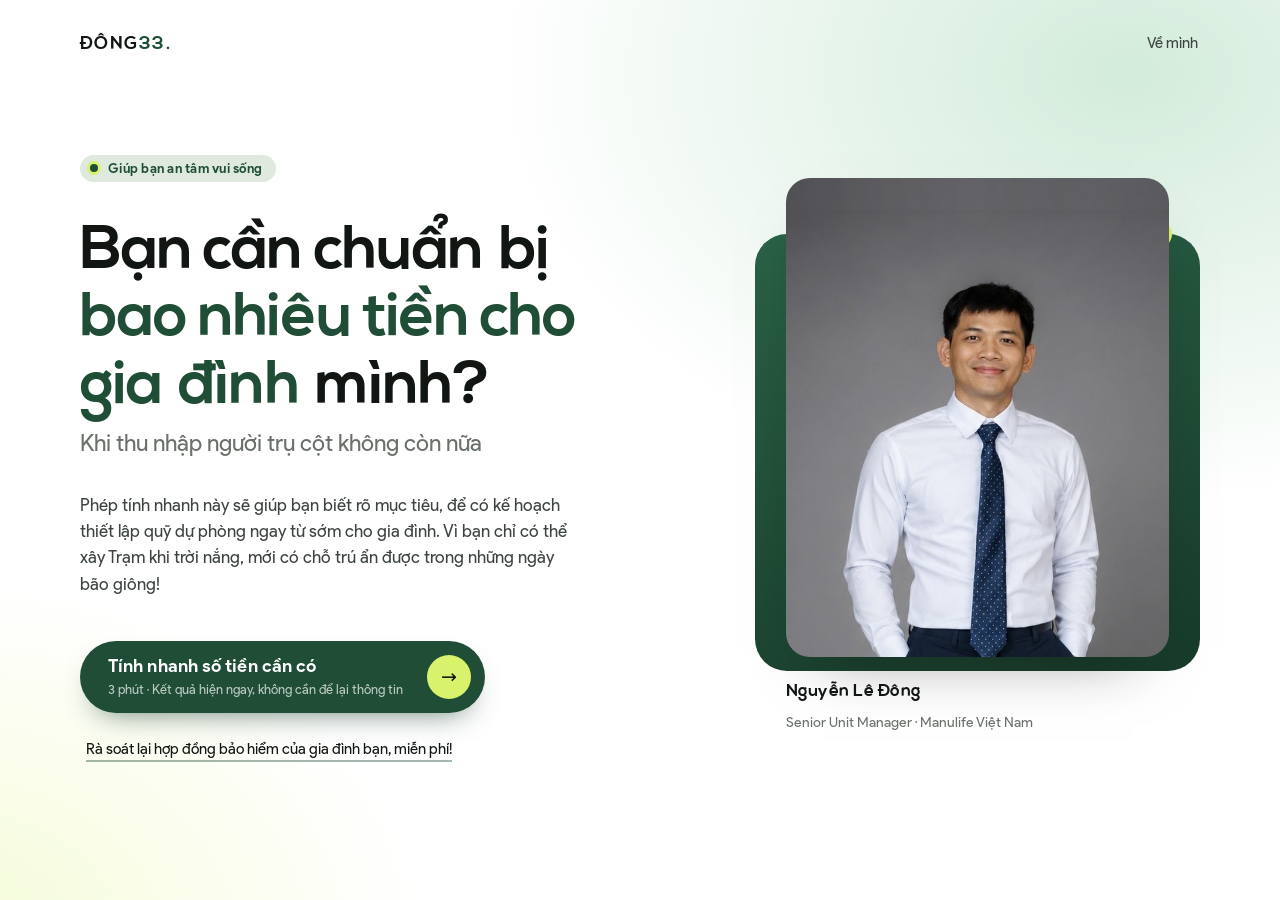
<file: index.html>
<!doctype html>
<html lang="vi">
<head>
  <meta charset="utf-8">
  <meta name="viewport" content="width=device-width, initial-scale=1">
  <title>Bạn cần chuẩn bị bao nhiêu tiền cho gia đình? | Đông33</title>
  <meta name="description" content="Tính nhanh số tiền gia đình bạn cần, dù bạn không còn tạo ra thu nhập nữa. 3 phút, kết quả hiện ngay, không cần để lại thông tin.">
  <meta property="og:type" content="website">
  <meta property="og:title" content="Bạn cần chuẩn bị bao nhiêu tiền cho gia đình, khi thu nhập người trụ cột không còn nữa?">
  <meta property="og:description" content="3 phút, kết quả hiện ngay, không cần để lại thông tin.">
  <meta property="og:image" content="https://dong33.online/assets/dong-portrait.jpg">
  <meta name="theme-color" content="#ffffff">
  <link rel="canonical" href="https://dong33.online/">
  <link rel="preload" href="/assets/fonts/nexa-bold.woff2" as="font" type="font/woff2" crossorigin>
  <link rel="preload" href="/assets/fonts/nexa-light.woff2" as="font" type="font/woff2" crossorigin>
  <style>
    @font-face{font-family:"Nexa";src:url("/assets/fonts/nexa-light.woff2") format("woff2");font-weight:300;font-display:swap}
    @font-face{font-family:"Nexa";src:url("/assets/fonts/nexa-bold.woff2") format("woff2");font-weight:700;font-display:swap}
    @font-face{font-family:"Product Sans";src:url("/assets/fonts/product-sans.woff2") format("woff2");font-weight:400;font-display:swap}
    @font-face{font-family:"Product Sans";src:url("/assets/fonts/product-sans-bold.woff2") format("woff2");font-weight:700;font-display:swap}

    /* Reading first: warm white, near-black ink. Interest comes from one sage block, forest green and a lime spark. */
    :root{--bg:#ffffff;--ink:#111613;--soft:#3d443f;--muted:#6a716b;--forest:#1f4d36;--forest-deep:#173a29;--sage:#dfe9de;--lime:#d8f36b;--head:"Nexa","Product Sans",system-ui,sans-serif;--body:"Product Sans",system-ui,sans-serif}
    *{box-sizing:border-box;margin:0;padding:0}
    body{background:radial-gradient(900px 620px at 88% 8%,rgba(196,229,207,.75),rgba(196,229,207,0) 70%),radial-gradient(700px 520px at -5% 105%,rgba(216,243,107,.28),rgba(216,243,107,0) 70%),var(--bg);background-attachment:fixed;color:var(--ink);font:400 17px/1.7 var(--body);-webkit-font-smoothing:antialiased}
    a{color:inherit}
    :focus-visible{outline:3px solid var(--forest);outline-offset:4px}
    .wrap{width:min(1120px,100% - 48px);margin-inline:auto}
    .home{min-height:100vh;min-height:100dvh;display:flex;flex-direction:column}

    .topbar{display:flex;justify-content:space-between;align-items:center;padding-block:28px}
    .brand{font:700 18px/1 var(--head);letter-spacing:.08em;text-decoration:none;color:var(--ink)}
    .brand span{color:var(--forest)}
    .topbar nav a{font-size:15px;color:var(--soft);text-decoration:none;padding:8px 2px;border-bottom:1.5px solid transparent}
    @media(hover:hover){.topbar nav a:hover{border-color:var(--forest);color:var(--ink)}}

    .hero{flex:1;display:flex;align-items:center;padding:16px 0 88px}
    .hero-grid{display:grid;grid-template-columns:minmax(0,1.15fr) minmax(0,.85fr);gap:72px;align-items:center}
    .copy{max-width:580px}
    .eyebrow{display:inline-flex;align-items:center;gap:10px;padding:7px 14px 7px 10px;border-radius:999px;background:var(--sage);color:var(--forest);font:700 13px/1 var(--body);letter-spacing:.02em}
    .eyebrow::before{content:"";width:8px;height:8px;border-radius:50%;background:var(--forest);box-shadow:0 0 0 3px var(--lime)}
    h1{margin-top:28px;font:700 clamp(40px,4.8vw,64px)/1.1 var(--head);letter-spacing:-.015em;color:var(--ink)}
    h1 b{font-weight:700;color:var(--forest)}
    .subtitle{text-wrap:balance;margin-top:16px;font:400 clamp(19px,1.9vw,23px)/1.35 var(--body);color:var(--muted)}
    .lead{margin-top:32px;font-size:17px;line-height:1.55;color:var(--soft);max-width:500px}

    .actions{margin-top:44px;display:flex;flex-direction:column;align-items:flex-start;gap:26px}
    .cta{display:inline-flex;align-items:center;gap:24px;padding:14px 14px 14px 28px;border-radius:999px;background:var(--forest);color:#fff;text-decoration:none;box-shadow:0 14px 30px -16px rgba(23,58,41,.7);transition:background .2s,transform .2s,box-shadow .2s}
    @media(hover:hover){.cta:hover{background:var(--forest-deep);transform:translateY(-2px);box-shadow:0 18px 34px -16px rgba(23,58,41,.75)}}
    .cta b{display:block;font:700 18px/1.25 var(--body);letter-spacing:.005em}
    .cta small{display:block;margin-top:3px;font-size:13px;line-height:1.4;color:rgba(255,255,255,.7)}
    .cta i{flex:none;display:grid;place-items:center;width:44px;height:44px;border-radius:50%;background:var(--lime);color:var(--ink);font-style:normal;font-size:19px;transition:transform .2s}
    @media(hover:hover){.cta:hover i{transform:translateX(3px)}}
    .alt{font-size:15px;line-height:1.45;color:var(--ink);text-decoration:underline;text-decoration-color:rgba(31,77,54,.4);text-decoration-thickness:1.5px;text-underline-offset:6px;margin-left:6px}
    @media(hover:hover){.alt:hover{text-decoration-color:var(--forest);color:var(--forest)}}

    .portrait{margin:0;position:relative}
    .portrait .block{position:absolute;inset:56px 0 64px 0;background:linear-gradient(160deg,#2a6247,var(--forest-deep));border-radius:32px}
    .portrait .block::after{content:"";position:absolute;right:28px;top:-14px;width:28px;height:28px;border-radius:50%;background:var(--lime)}
    .portrait img{position:relative;display:block;width:86%;height:auto;aspect-ratio:4/5;object-fit:cover;border-radius:24px;margin:0 auto;box-shadow:0 30px 60px -36px rgba(17,22,19,.55)}
    .portrait figcaption{position:relative;margin:22px auto 0;width:86%;display:flex;justify-content:space-between;align-items:baseline;gap:12px;flex-wrap:wrap}
    .portrait figcaption b{font:700 17px/1.2 var(--head);letter-spacing:.03em}
    .portrait figcaption span{font-size:14px;color:var(--muted)}
    .me{display:none}

    @media(max-width:960px){.hero-grid{gap:44px}}
    @media(max-width:760px){
      .wrap{width:calc(100% - 40px)}
      .topbar{padding-block:20px}
      .hero{align-items:flex-start;padding:10px 0 56px}
      .hero-grid{grid-template-columns:1fr;gap:0}
      .portrait{display:none}
      .me{display:flex;align-items:center;gap:14px;margin-bottom:32px}
      .me img{width:54px;height:54px;border-radius:50%;object-fit:cover;object-position:50% 26%;box-shadow:0 0 0 3px var(--sage)}
      .me b{display:block;font:700 16px/1.2 var(--head);letter-spacing:.03em}
      .me span{display:block;font-size:13px;color:var(--muted);margin-top:3px}
      h1{margin-top:22px;font-size:37px;line-height:1.1}
      .subtitle{margin-top:12px;font-size:18px}
      .lead{margin-top:28px;font-size:16px;line-height:1.55}
      .actions{margin-top:36px;gap:24px}
      .cta{width:100%;justify-content:space-between;padding:12px 12px 12px 22px;gap:14px}
      .cta b{font-size:17px}
      .cta small{font-size:12px}
      .cta i{width:42px;height:42px}
      .alt{font-size:14.5px;margin-left:4px}
    }
  </style>
</head>
<body>
  <div class="home">
    <header class="wrap topbar">
      <a class="brand" href="/">ĐÔNG<span>33.</span></a>
      <nav aria-label="Điều hướng"><a href="/about">Về mình</a></nav>
    </header>

    <main class="hero">
      <div class="wrap hero-grid">
        <div class="copy">
          <div class="me"><img src="/assets/dong-portrait.jpg" alt="" width="54" height="54"><div><b>Nguyễn Lê Đông</b><span>Senior Unit Manager · Manulife Việt Nam</span></div></div>
          <span class="eyebrow">Giúp bạn an tâm vui sống</span>
          <h1>Bạn cần chuẩn&nbsp;bị <b>bao nhiêu tiền cho gia&nbsp;đình</b> mình?</h1>
          <p class="subtitle">Khi thu nhập người trụ cột không còn nữa</p>
          <p class="lead">Phép tính nhanh này sẽ giúp bạn biết rõ mục tiêu, để có kế hoạch thiết lập quỹ dự phòng ngay từ sớm cho gia đình. Vì bạn chỉ có thể xây Trạm khi trời nắng, mới có chỗ trú ẩn được trong những ngày bão giông!</p>
          <div class="actions">
            <a class="cta" href="/dinh-gia/"><span><b>Tính nhanh số tiền cần có</b><small>3 phút · Kết quả hiện ngay, không cần để lại thông tin</small></span><i aria-hidden="true">→</i></a>
            <a class="alt" href="/khao-sat/">Rà soát lại hợp đồng bảo hiểm của gia&nbsp;đình bạn, miễn&nbsp;phí!</a>
          </div>
        </div>
        <figure class="portrait">
          <div class="block" aria-hidden="true"></div>
          <img src="/assets/dong-portrait.jpg" alt="Nguyễn Lê Đông" width="640" height="800" fetchpriority="high">
          <figcaption><b>Nguyễn Lê Đông</b><span>Senior Unit Manager · Manulife Việt Nam</span></figcaption>
        </figure>
      </div>
    </main>
  </div>
  <script src="/assets/lead.js"></script>
  <script>Dong33Lead.noOrphans('h1,.subtitle,.lead,.cta small,.alt');</script>
</body>
</html>
</file>
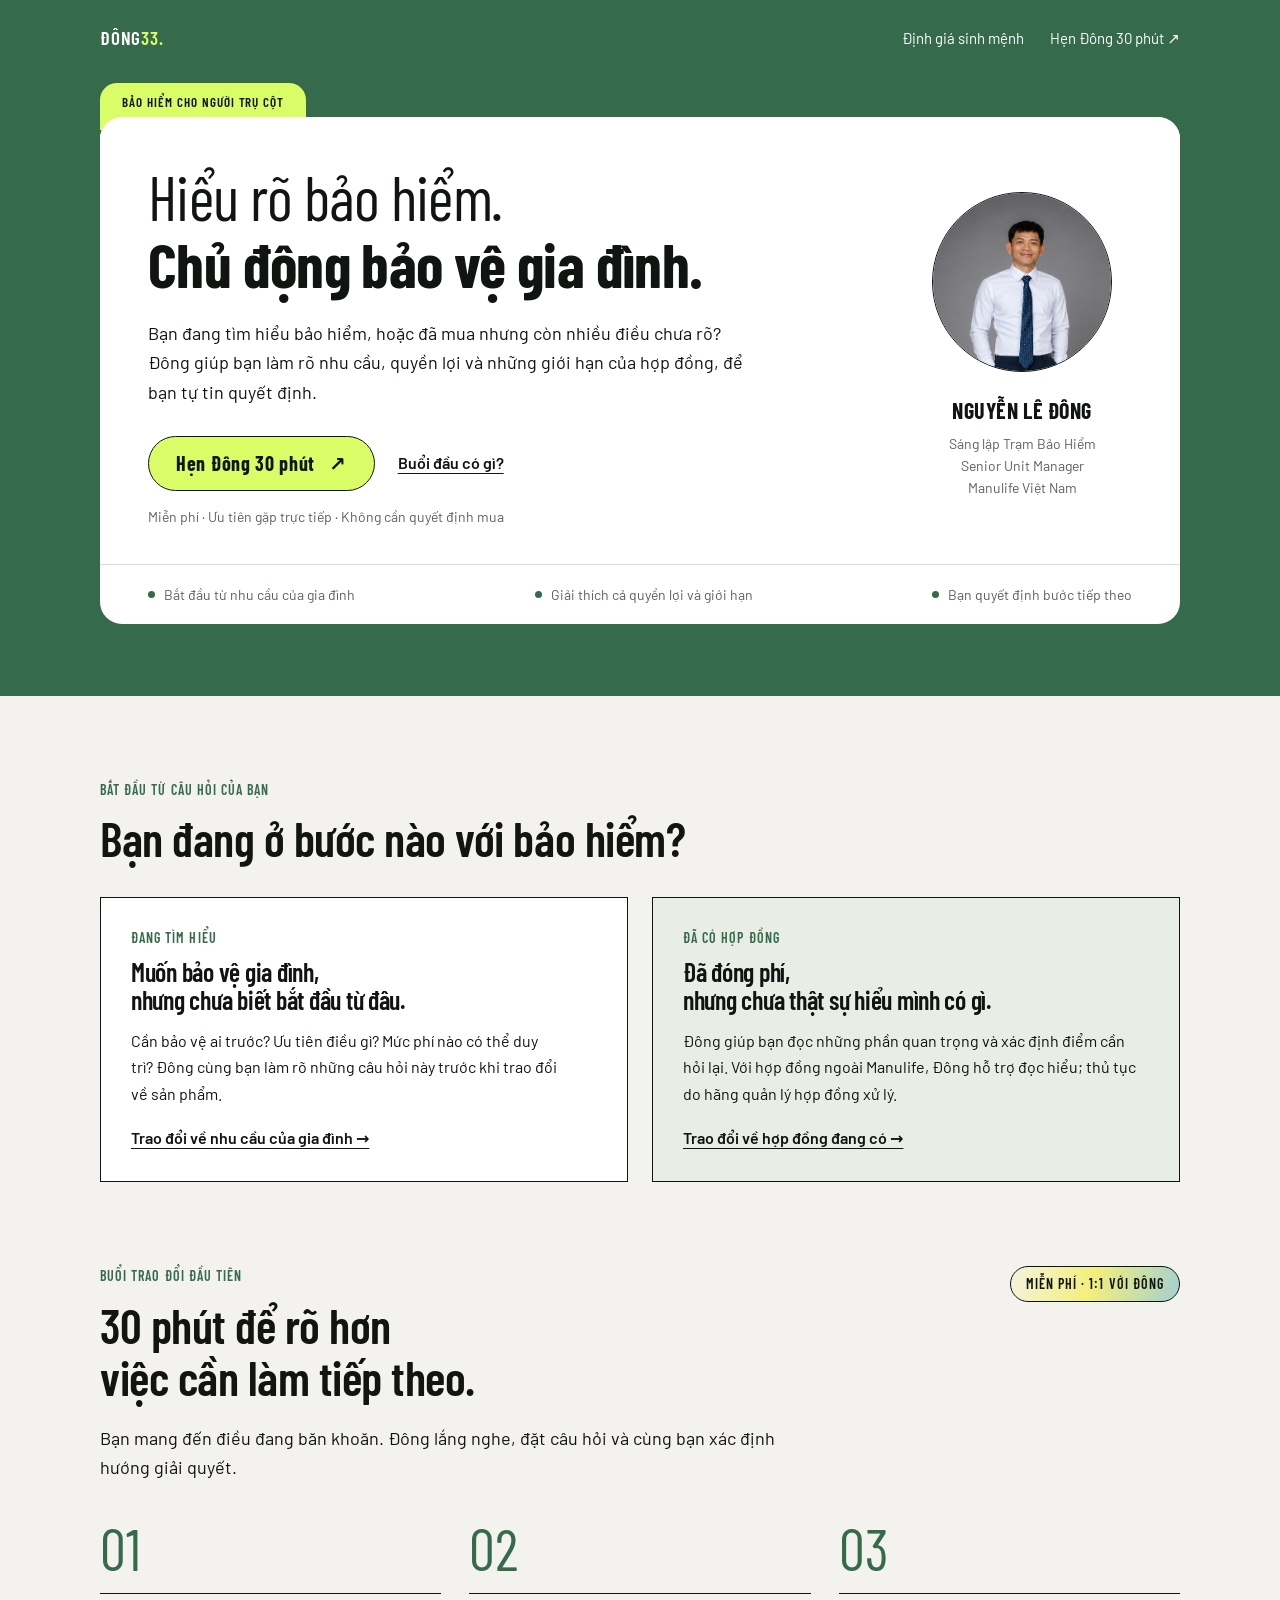
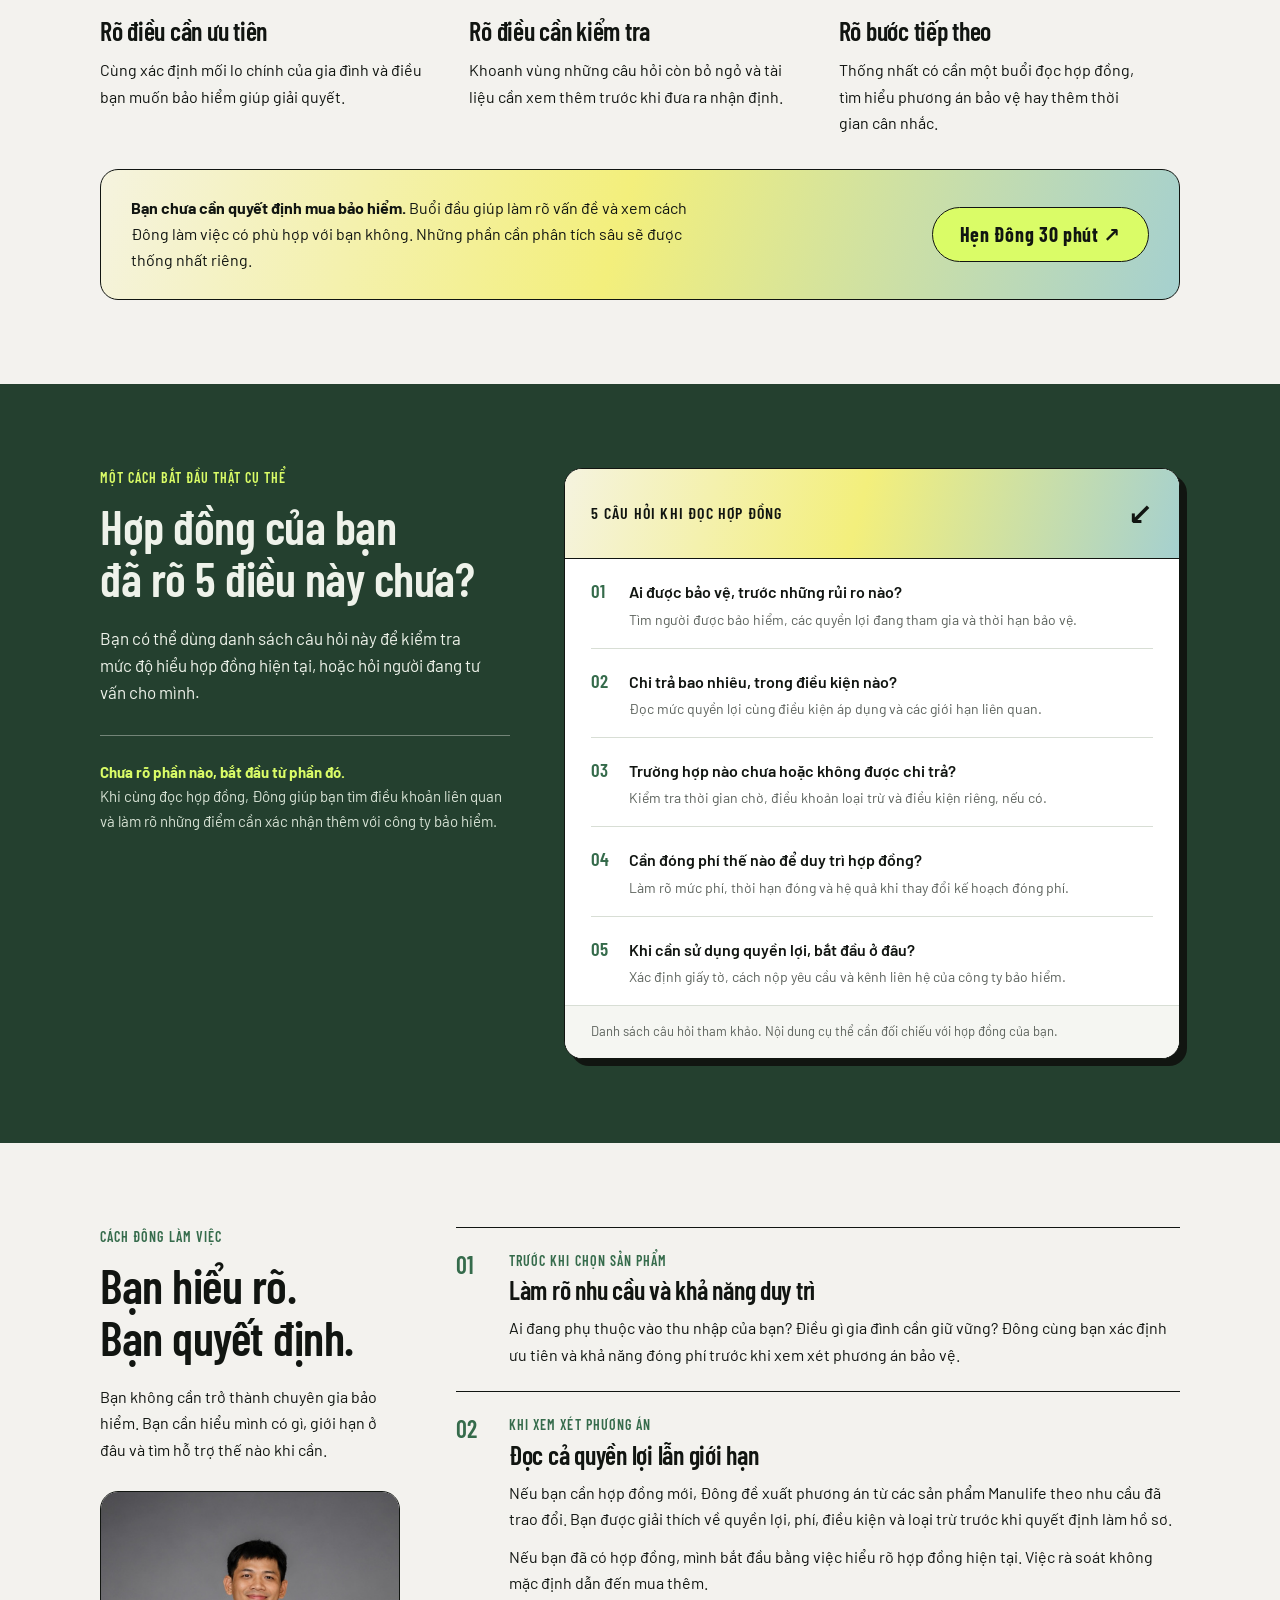
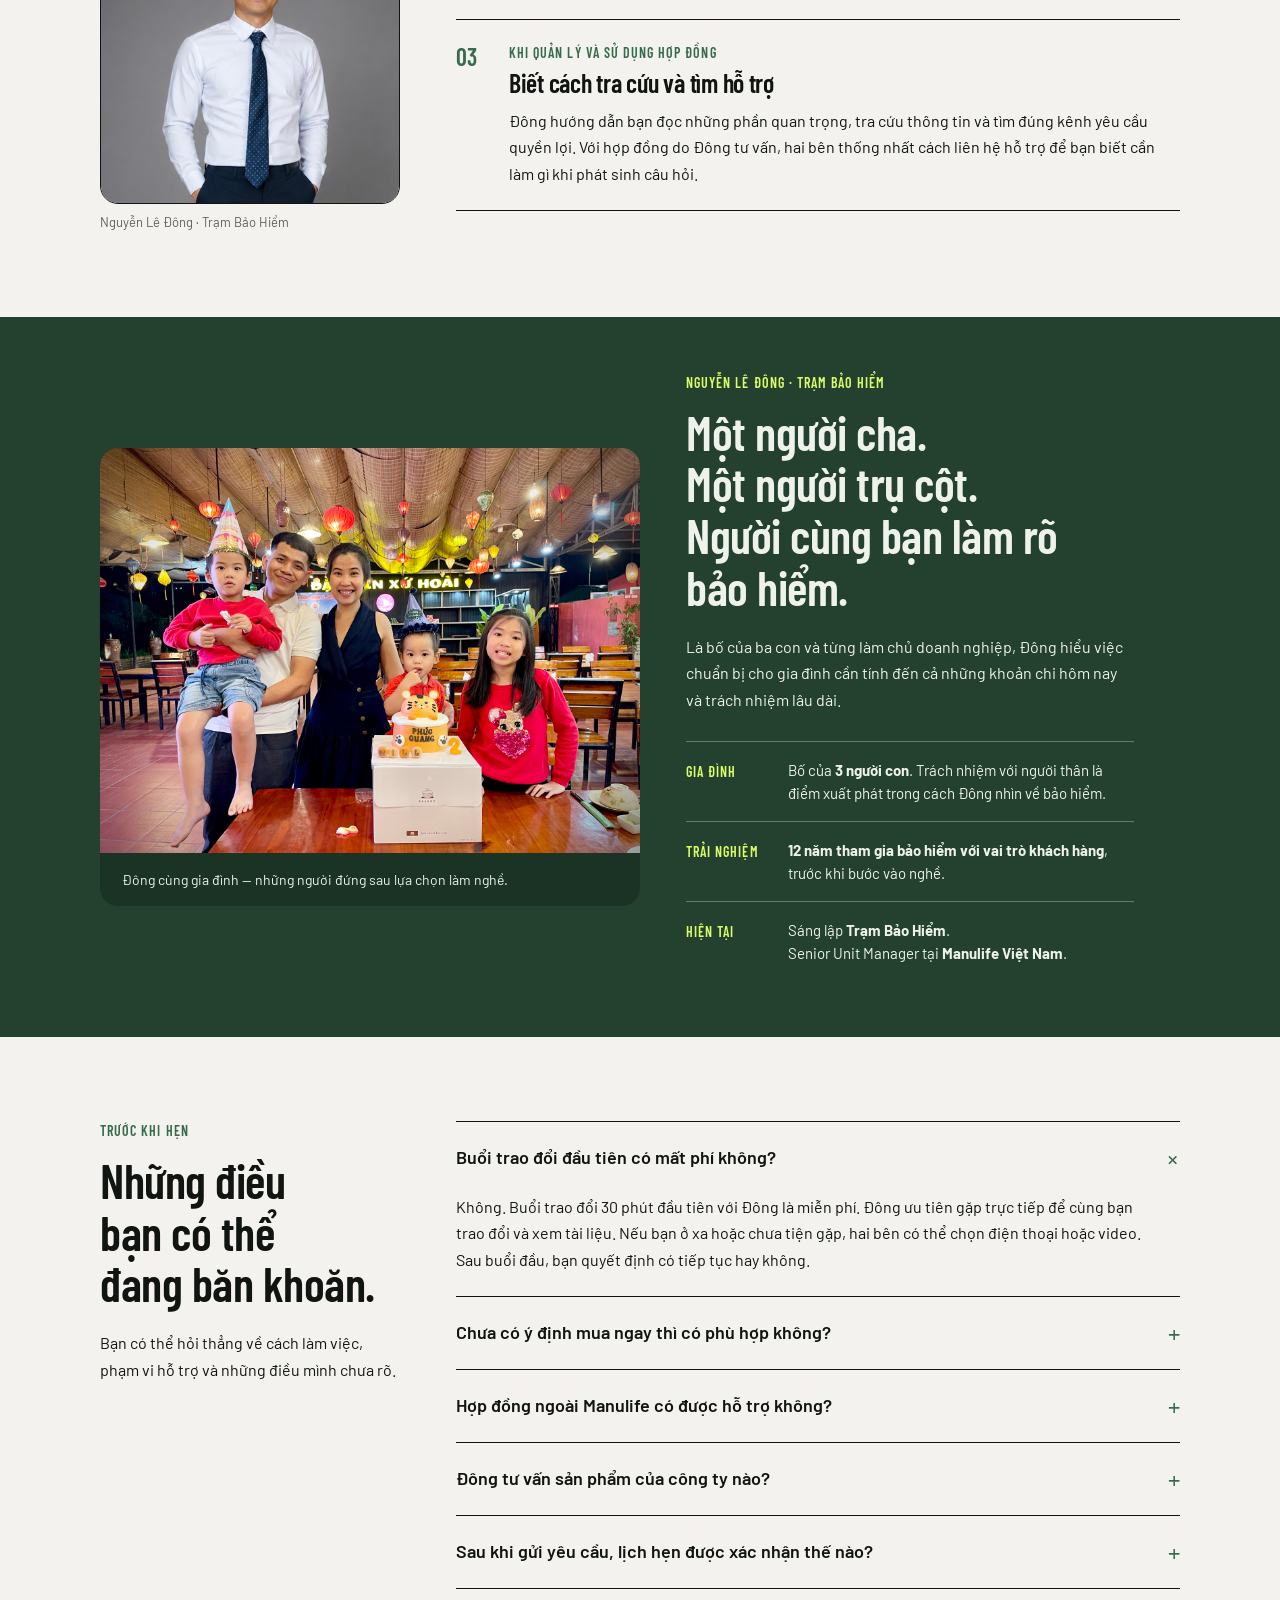
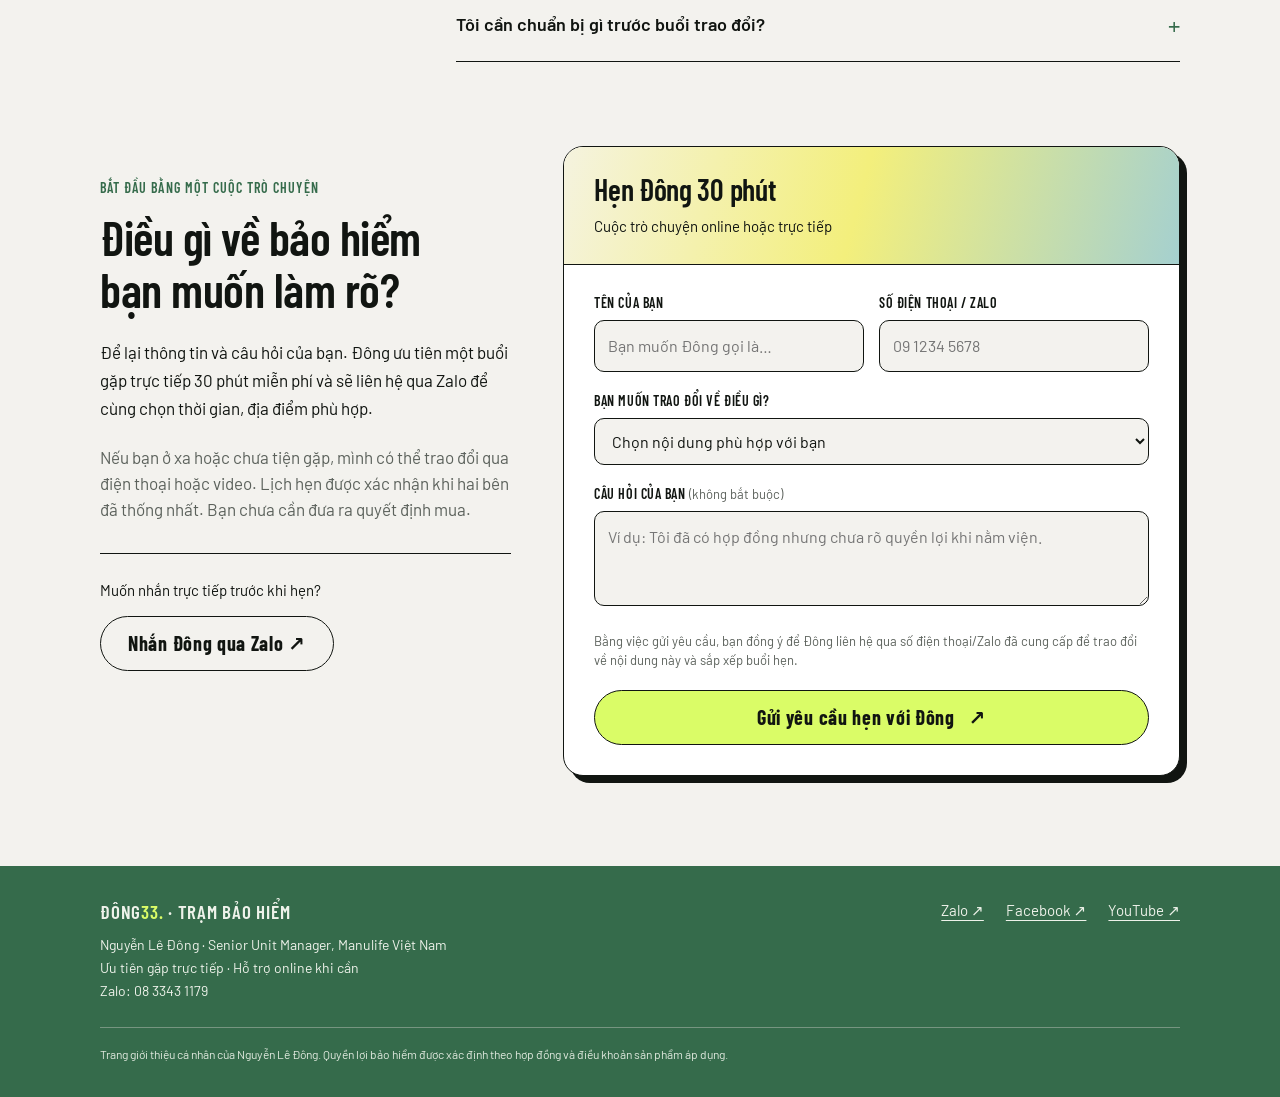
<file: about/index.html>
<!doctype html>
<html lang="vi">
<head>
  <meta charset="utf-8">
  <meta name="viewport" content="width=device-width, initial-scale=1">
  <title>Về Đông | Nguyễn Lê Đông · Trạm Bảo Hiểm</title>
  <meta name="description" content="Hẹn Nguyễn Lê Đông 30 phút miễn phí để làm rõ nhu cầu bảo hiểm và câu hỏi về hợp đồng. Ưu tiên gặp trực tiếp; có thể trao đổi qua điện thoại hoặc video khi chưa tiện gặp.">
  <meta property="og:type" content="website">
  <meta property="og:title" content="Hiểu rõ bảo hiểm. Chủ động bảo vệ gia đình. | Nguyễn Lê Đông">
  <meta property="og:description" content="Hẹn Đông 30 phút miễn phí, ưu tiên gặp trực tiếp. Cùng làm rõ câu hỏi về bảo hiểm và bước tiếp theo. Có thể trao đổi qua điện thoại hoặc video khi chưa tiện gặp.">
  <meta name="theme-color" content="#356b4b">
  <link rel="canonical" href="https://dong33.online/about">
  <link rel="preconnect" href="https://fonts.googleapis.com">
  <link rel="preconnect" href="https://fonts.gstatic.com" crossorigin>
  <link href="https://fonts.googleapis.com/css2?family=Barlow+Condensed:wght@400;500;600;700&family=Barlow:ital,wght@0,400;0,500;0,600;0,700;1,400&display=swap" rel="stylesheet">
  <style>
    :root{--forest:#356b4b;--deep:#24402f;--ink:#111511;--ivory:#f3f2ee;--paper:#fff;--lime:#dafc67;--muted:#5c625c;--line:1.5px solid var(--ink);--grad:linear-gradient(105deg,#f5f3df 0%,#f3ef7c 48%,#a5d0cf 100%);--display:"Barlow Condensed",system-ui,sans-serif;--text:"Barlow",system-ui,sans-serif}
    *{box-sizing:border-box;margin:0;padding:0}
    html{scroll-behavior:smooth;scroll-padding-top:28px}
    body{background:var(--ivory);color:var(--ink);font:17px/1.65 var(--text);-webkit-font-smoothing:antialiased}
    img{display:block;max-width:100%}
    a{color:inherit;text-underline-offset:4px}
    button,input,select,textarea{font:inherit}
    button,a,input,select,textarea,summary{-webkit-tap-highlight-color:transparent}
    :focus-visible{outline:3px solid var(--forest);outline-offset:5px}
    .hero :focus-visible,.about :focus-visible,footer :focus-visible{outline-color:var(--lime)}
    h1,h2,h3{font-family:var(--display);font-weight:600;line-height:1.08;text-wrap:balance;letter-spacing:-.01em}
    h1{font-size:clamp(40px,5.5vw,62px);font-weight:400}
    h1 strong{font-weight:700}
    h2{font-size:clamp(34px,4.2vw,48px)}
    h3{font-size:26px}
    p,li{text-wrap:pretty}
    .wrap{width:min(1080px,100% - 40px);margin-inline:auto}
    section{padding:84px 0}
    .eyebrow,.label,label,.pill,.brand{font-family:var(--display);font-weight:600;letter-spacing:.075em;font-size:14px;line-height:1.4;text-transform:uppercase}
    .eyebrow{display:block;color:var(--forest);margin-bottom:14px}
    .lead{font-size:18px;line-height:1.6;max-width:700px;margin-top:20px}
    .small{font-size:15px;line-height:1.55;color:var(--muted)}
    .pill{display:inline-block;padding:7px 15px;border:var(--line);border-radius:999px;background:var(--grad)}
    .btn{display:inline-flex;align-items:center;justify-content:center;gap:14px;padding:13px 27px;border:var(--line);border-radius:999px;font-family:var(--display);font-weight:700;font-size:20px;letter-spacing:.035em;text-decoration:none;cursor:pointer;line-height:1.35;transition:transform .15s,box-shadow .15s;text-align:center}
    @media(hover:hover){.btn:hover{transform:translateY(-2px);box-shadow:4px 4px 0 var(--ink)}}
    .btn:active{transform:translateY(0);box-shadow:1px 1px 0 var(--ink)}
    .btn span[aria-hidden]{display:inline-block;transition:transform .2s ease}
    @media(hover:hover){.btn:hover span[aria-hidden]{transform:translate(3px,-3px)}}
    .btn-primary{background:var(--lime);color:var(--ink)}
    .btn-secondary{background:transparent;color:var(--ink)}
    .btn:disabled{opacity:.65;cursor:wait;transform:none;box-shadow:none}
    .text-link{font-size:16px;font-weight:600}
    .skip{position:absolute;left:20px;top:-100px;z-index:10;background:var(--lime);padding:12px 18px}
    .skip:focus{top:10px}
    .hero{background:var(--forest);padding:0 0 72px}
    .topbar{display:flex;justify-content:space-between;align-items:center;gap:20px;padding-block:25px;color:#fff}
    .brand{font-size:19px;letter-spacing:.04em;text-decoration:none}
    .brand span{color:var(--lime)}
    .topbar nav{display:flex;gap:26px;font-size:15px}
    .topbar nav a{text-decoration:none}
    .topbar nav a:hover{text-decoration:underline}
    .hero-shell{padding-top:40px}
    .hero-card{position:relative;background:var(--paper);border-radius:22px}
    .hero-tab{position:absolute;top:-34px;left:0;background:var(--lime);padding:10px 22px 19px;border-radius:17px 17px 0 0;font-size:13px}
    .hero-content{position:relative;border-radius:22px;background:var(--paper);padding:46px 48px 36px;display:grid;grid-template-columns:1fr 220px;gap:40px;align-items:center}
    .hero-intro{margin-top:22px;max-width:600px;font-size:18px}
    .hero-ctas{display:flex;align-items:center;gap:23px;flex-wrap:wrap;margin-top:28px}
    .hero-note{margin-top:14px;font-size:14px;color:var(--muted)}
    .hero-person{text-align:center}
    .hero-person img{width:180px;height:180px;object-fit:cover;object-position:50% 12%;border-radius:50%;border:var(--line);margin:0 auto 20px}
    .hero-person .name{font-family:var(--display);font-size:22px;font-weight:700;letter-spacing:.025em}
    .hero-person .role{font-size:14px;color:var(--muted);margin-top:5px;line-height:1.55}
    .hero-foot{border-top:1px solid #d9ddd6;display:flex;justify-content:space-between;gap:18px;flex-wrap:wrap;padding:18px 48px;font-size:14px;color:var(--muted)}
    .hero-foot span{display:flex;align-items:center;gap:9px}
    .hero-foot span::before{content:"";display:block;flex:none;width:7px;height:7px;background:var(--forest);border-radius:50%}
    .needs{padding-bottom:40px}
    .section-head{display:flex;justify-content:space-between;align-items:start;gap:28px}
    .section-head h2{max-width:700px}
    .needs-grid{display:grid;grid-template-columns:1fr 1fr;gap:24px;margin-top:32px}
    .need{padding:30px;border:var(--line);background:#fff}
    .need .label{color:var(--forest);display:block;margin-bottom:10px}
    .need p{margin-top:14px;font-size:16px}
    .need a{display:inline-block;margin-top:18px}
    .need:nth-child(2){background:#e8ede5}
    .outcomes{padding-top:44px}
    .outcome-grid{display:grid;grid-template-columns:repeat(3,1fr);gap:28px;margin-top:38px}
    .outcome-number{font-family:var(--display);font-size:58px;line-height:1;color:var(--forest);border-bottom:var(--line);padding-bottom:16px;margin-bottom:23px}
    .outcome p{font-size:16px;margin-top:12px}
    .meeting-note{display:flex;align-items:center;justify-content:space-between;gap:28px;margin-top:32px;background:var(--grad);border:var(--line);border-radius:18px;padding:25px 30px}
    .meeting-note p{max-width:570px;font-size:16px}
    .meeting-note .btn{flex:none}
    .guide{background:var(--deep);color:#eef2ea}
    .guide-grid{display:grid;grid-template-columns:.8fr 1.2fr;gap:54px;align-items:start}
    .guide .eyebrow{color:var(--lime)}
    .guide .lead{font-size:17px}
    .guide-aside{margin-top:28px;padding-top:24px;border-top:1px solid #738578;font-size:15px;color:#d6e1d4}
    .guide-aside strong{color:var(--lime)}
    .paper{background:var(--paper);border:var(--line);border-radius:18px;color:var(--ink);overflow:hidden;box-shadow:7px 7px 0 #111511}
    .paper-heading{padding:20px 26px;background:var(--grad);border-bottom:var(--line);display:flex;align-items:center;justify-content:space-between;gap:16px}
    .paper-heading .label{font-size:16px}
    .paper-heading span:last-child{font-family:var(--display);font-size:30px;font-weight:600}
    .checklist{list-style:none;padding:0 26px;counter-reset:items}
    .checklist li{display:grid;grid-template-columns:24px 1fr;gap:14px;padding:18px 0;border-bottom:1px solid #d8ded5;counter-increment:items}
    .checklist li:last-child{border:0}
    .checklist li::before{content:counter(items,decimal-leading-zero);font:600 19px/1.5 var(--display);color:var(--forest)}
    .checklist b{font-size:16px;font-weight:600}
    .checklist p{font-size:14px;color:var(--muted);margin-top:3px;line-height:1.5}
    .paper-caption{font-size:13px;padding:15px 26px;background:#f5f6f2;border-top:1px solid #d8ded5;color:var(--muted)}
    .method-grid{display:grid;grid-template-columns:300px 1fr;gap:56px}
    .method-side p{margin-top:20px;font-size:16px}
    .method-side figure{margin-top:28px}
    .method-side img{width:100%;height:auto;border-radius:18px;border:var(--line)}
    .method-side figcaption{font-size:13px;color:var(--muted);margin-top:8px}
    .step{padding:23px 0;border-top:var(--line);display:grid;grid-template-columns:35px 1fr;gap:18px}
    .step:last-child{border-bottom:var(--line)}
    .step .number{font:600 24px/1.2 var(--display);color:var(--forest)}
    .step p{font-size:16px;margin-top:11px}
    .step .label{display:block;color:var(--forest);margin-bottom:6px}
    .about{background:var(--deep);color:#eef2ea;padding:0}
    .about-grid{display:grid;grid-template-columns:1fr 1fr}
    .about-photo{align-self:center;margin-block:40px;border-radius:18px;overflow:hidden;background:#1b3325}
    .about-photo img{width:100%;height:auto}
    .about-photo figcaption{padding:16px 22px;color:#eef2ea;font-size:14px;line-height:1.55}
    .about-body{padding:56px 46px}
    .about .eyebrow{color:var(--lime)}
    .about-body>p{margin-top:20px;font-size:16px}
    .bio-list{list-style:none;margin-top:28px}
    .bio-list li{padding:17px 0;border-top:1px solid #627a68;display:grid;grid-template-columns:85px 1fr;gap:17px;font-size:15px;line-height:1.5}
    .bio-list .label{color:var(--lime);padding-top:3px}
    .faq-grid{display:grid;grid-template-columns:300px 1fr;gap:56px;align-items:start}
    .faq-intro p{margin-top:20px;font-size:16px}
    .faq-list{border-top:var(--line);overflow-x:clip}
    details{border-bottom:var(--line)}
    summary{list-style:none;cursor:pointer;display:flex;justify-content:space-between;gap:20px;padding:22px 0;font-size:18px;font-weight:600;line-height:1.5}
    summary::-webkit-details-marker{display:none}
    summary::after{content:"+";flex:none;font:400 28px/1 var(--display);color:var(--forest);transition:transform .22s ease}
    details[open] summary::after{transform:rotate(45deg)}
    .answer{padding:0 30px 23px 0;font-size:16px}
    .answer p+p{margin-top:12px}
    .answer a{color:var(--forest)}
    .apply{padding-top:0;padding-bottom:90px}
    .apply-grid{display:grid;grid-template-columns:.8fr 1.2fr;gap:52px;align-items:start}
    .apply-intro{padding-top:32px}
    .apply-intro h2{max-width:360px}
    .apply-intro>p{margin-top:22px;font-size:17px}
    .apply-intro .direct{border-top:var(--line);padding-top:24px;margin-top:30px}
    .direct p{font-size:15px;margin-bottom:14px}
    .apply-card{background:var(--paper);border:var(--line);border-radius:20px;box-shadow:7px 7px 0 var(--ink);overflow:hidden;scroll-margin-top:28px}
    .apply-top{background:var(--grad);border-bottom:var(--line);padding:26px 30px}
    .apply-top h3{font-size:30px}
    .apply-top p{font-size:15px;margin-top:8px}
    form{padding:28px 30px 30px;display:grid;gap:19px}
    label{display:block;margin-bottom:7px;letter-spacing:.04em}
    label .optional{text-transform:none;letter-spacing:0;font-family:var(--text);font-weight:400;font-size:13px;color:var(--muted)}
    input,select,textarea{width:100%;max-width:100%;padding:12px 13px;border:var(--line);border-radius:10px;background:var(--ivory);font-size:16px;color:var(--ink)}
    textarea{min-height:95px;resize:vertical}
    input[aria-invalid="true"]{border-color:#a02b1b}
    .row2{display:grid;grid-template-columns:1fr 1fr;gap:15px}
    form .btn{width:100%}
    form[aria-busy="true"] .btn::after{content:"";width:17px;height:17px;flex:none;border:2px solid currentColor;border-right-color:transparent;border-radius:50%}
    .consent{font-size:13px;color:var(--muted);line-height:1.5}
    .status:empty{display:none}
    .status{font-size:15px;color:#9b2c1f;line-height:1.5}
    .done{padding:34px 30px;text-align:center}
    .done h3{font-size:32px}
    .done p{margin:16px 0 24px;font-size:16px}
    [hidden]{display:none!important}
    footer{background:var(--forest);color:#eef2ea;padding:32px 0}
    .footer-main{display:flex;justify-content:space-between;gap:30px;align-items:start}
    .footer-main p{font-size:14px;margin-top:7px}
    .footer-links{display:flex;flex-wrap:wrap;gap:22px;font-size:15px}
    .footer-note{font-size:12px;color:#e0e9de;border-top:1px solid #769580;margin-top:25px;padding-top:17px}
    @media(max-width:900px){
      .hero-content{padding:35px 30px;grid-template-columns:1fr 175px;gap:25px}
      .hero-person img{width:150px;height:150px}
      .hero-foot{padding-inline:30px;justify-content:flex-start;gap:10px 25px}
      .guide-grid{grid-template-columns:.8fr 1fr;gap:30px}
      .method-grid,.faq-grid{grid-template-columns:240px 1fr;gap:32px}
      .about-body{padding:40px 28px}
      .apply-grid{grid-template-columns:.8fr 1.2fr;gap:30px}
      .row2{grid-template-columns:1fr}
      .meeting-note{align-items:start;flex-direction:column;gap:20px}
    }
    @media(max-width:680px){
      body{font-size:16px}
      .wrap{width:calc(100% - 32px)}
      section{padding:58px 0}
      .topbar{padding:20px 0}
      .topbar nav{gap:18px;font-size:14px}
      .topbar nav .nav-about{display:none}
      .hero{padding-bottom:44px}
      .hero-shell{padding-top:34px}
      .hero-content{grid-template-columns:1fr;padding:26px 23px 28px;gap:24px}
      .hero-person{order:-1;display:grid;grid-template-columns:65px 1fr;gap:15px;text-align:left;align-items:center}
      .hero-person img{width:65px;height:65px;margin:0}
      .hero-person .name{font-size:20px}
      .hero-person .role{font-size:12px;margin-top:2px}
      .hero-intro{font-size:17px;margin-top:18px}
      .hero-ctas{gap:18px;margin-top:24px}
      .hero-ctas .btn{width:100%}
      .hero-ctas .text-link{width:100%;text-align:center}
      .hero-foot{padding:18px 23px;display:grid;gap:8px;font-size:13px}
      .section-head{display:block}
      .section-head .pill{margin-top:18px}
      .needs-grid,.outcome-grid,.guide-grid,.method-grid,.about-grid,.faq-grid,.apply-grid{grid-template-columns:1fr}
      .needs{padding-bottom:28px}
      .need{padding:24px}
      .needs-grid{gap:16px;margin-top:26px}
      .outcomes{padding-top:28px}
      .outcome-grid{gap:26px;margin-top:28px}
      .outcome{display:grid;grid-template-columns:52px 1fr;gap:18px}
      .outcome-number{font-size:46px;padding:0;border:0;margin:0}
      .outcome p{margin-top:9px}
      .meeting-note{padding:23px}
      .meeting-note .btn{width:100%}
      .guide-grid{gap:28px}
      .guide-aside{margin-top:20px;padding-top:18px}
      .paper-heading{padding:18px 21px}
      .checklist{padding:0 21px}
      .paper-caption{padding:15px 21px}
      .method-grid{gap:30px}
      .method-side figure{display:none}
      .about-photo{margin-block:32px 0}
      .about-body{padding:37px 24px 40px}
      .bio-list li{grid-template-columns:75px 1fr;gap:14px}
      .faq-grid{gap:28px}
      summary{font-size:17px;padding-block:19px}
      .answer{padding-right:0}
      .apply{padding-bottom:58px}
      .apply-intro{padding-top:0}
      .apply-intro h2{max-width:none}
      .apply-grid{gap:28px}
      form,.apply-top,.done{padding-inline:23px}
      form .btn{font-size:18px;padding-inline:18px;gap:10px}
      .footer-main{flex-direction:column;gap:22px}
      .footer-links{gap:24px}
    }
    @keyframes request-spin{to{transform:rotate(360deg)}}
    @keyframes confirmation-in{from{opacity:0;transform:translateY(8px)}to{opacity:1;transform:translateY(0)}}
    @media(prefers-reduced-motion:no-preference){
      form[aria-busy="true"] .btn::after{animation:request-spin .8s linear infinite}
      .done:not([hidden]){animation:confirmation-in .35s ease-out}
    }
    @media(prefers-reduced-motion:reduce){
      html{scroll-behavior:auto}
      .btn,.btn span[aria-hidden],summary::after{transition:none}
      .btn:hover,.btn:active,.btn:hover span[aria-hidden]{transform:none}
    }
  </style>
</head>
<body>
  <a class="skip" href="#noi-dung">Đến nội dung chính</a>
  <header class="hero">
    <div class="wrap">
      <div class="topbar">
        <a class="brand" href="/">ĐÔNG<span>33.</span></a>
        <nav aria-label="Điều hướng chính">
          <a class="nav-about" href="/dinh-gia/">Định giá sinh mệnh</a>
          <a href="#hen-dong">Hẹn Đông 30 phút ↗</a>
        </nav>
      </div>
      <div class="hero-shell">
        <div class="hero-card">
          <div class="hero-tab label">Bảo hiểm cho người trụ cột</div>
          <div class="hero-content">
            <div>
              <h1>Hiểu rõ bảo hiểm.<br><strong>Chủ động bảo vệ gia đình.</strong></h1>
              <p class="hero-intro">Bạn đang tìm hiểu bảo hiểm, hoặc đã mua nhưng còn nhiều điều chưa rõ? Đông giúp bạn làm rõ nhu cầu, quyền lợi và những giới hạn của hợp đồng, để bạn tự tin quyết định.</p>
              <div class="hero-ctas">
                <a class="btn btn-primary" href="#hen-dong">Hẹn Đông 30 phút <span aria-hidden="true">↗</span></a>
                <a class="text-link" href="#buoi-dau">Buổi đầu có gì?</a>
              </div>
              <p class="hero-note">Miễn phí · Ưu tiên gặp trực tiếp · Không cần quyết định mua</p>
            </div>
            <div class="hero-person">
              <img src="dong.jpg" alt="Nguyễn Lê Đông" width="180" height="180" fetchpriority="high">
              <div>
                <div class="name">NGUYỄN LÊ ĐÔNG</div>
                <div class="role">Sáng lập Trạm Bảo Hiểm<br>Senior Unit Manager<br>Manulife Việt Nam</div>
              </div>
            </div>
          </div>
          <div class="hero-foot">
            <span>Bắt đầu từ nhu cầu của gia đình</span>
            <span>Giải thích cả quyền lợi và giới hạn</span>
            <span>Bạn quyết định bước tiếp theo</span>
          </div>
        </div>
      </div>
    </div>
  </header>

  <main id="noi-dung">
    <section class="needs" aria-labelledby="needs-title">
      <div class="wrap">
        <span class="eyebrow">Bắt đầu từ câu hỏi của bạn</span>
        <h2 id="needs-title">Bạn đang ở bước nào với bảo hiểm?</h2>
        <div class="needs-grid">
          <article class="need">
            <span class="label">Đang tìm hiểu</span>
            <h3>Muốn bảo vệ gia đình,<br>nhưng chưa biết bắt đầu từ đâu.</h3>
            <p>Cần bảo vệ ai trước? Ưu tiên điều gì? Mức phí nào có thể duy trì? Đông cùng bạn làm rõ những câu hỏi này trước khi trao đổi về sản phẩm.</p>
            <a class="text-link" href="#hen-dong" data-goal="new">Trao đổi về nhu cầu của gia đình →</a>
          </article>
          <article class="need">
            <span class="label">Đã có hợp đồng</span>
            <h3>Đã đóng phí,<br>nhưng chưa thật sự hiểu mình có gì.</h3>
            <p>Đông giúp bạn đọc những phần quan trọng và xác định điểm cần hỏi lại. Với hợp đồng ngoài Manulife, Đông hỗ trợ đọc hiểu; thủ tục do hãng quản lý hợp đồng xử lý.</p>
            <a class="text-link" href="#hen-dong" data-goal="review">Trao đổi về hợp đồng đang có →</a>
          </article>
        </div>
      </div>
    </section>

    <section class="outcomes" id="buoi-dau" aria-labelledby="meeting-title">
      <div class="wrap">
        <div class="section-head">
          <div>
            <span class="eyebrow">Buổi trao đổi đầu tiên</span>
            <h2 id="meeting-title">30 phút để rõ hơn<br>việc cần làm tiếp theo.</h2>
          </div>
          <span class="pill">Miễn phí · 1:1 với Đông</span>
        </div>
        <p class="lead">Bạn mang đến điều đang băn khoăn. Đông lắng nghe, đặt câu hỏi và cùng bạn xác định hướng giải quyết.</p>
        <div class="outcome-grid">
          <article class="outcome">
            <div class="outcome-number" aria-hidden="true">01</div>
            <div><h3>Rõ điều cần ưu tiên</h3><p>Cùng xác định mối lo chính của gia đình và điều bạn muốn bảo hiểm giúp giải quyết.</p></div>
          </article>
          <article class="outcome">
            <div class="outcome-number" aria-hidden="true">02</div>
            <div><h3>Rõ điều cần kiểm tra</h3><p>Khoanh vùng những câu hỏi còn bỏ ngỏ và tài liệu cần xem thêm trước khi đưa ra nhận định.</p></div>
          </article>
          <article class="outcome">
            <div class="outcome-number" aria-hidden="true">03</div>
            <div><h3>Rõ bước tiếp theo</h3><p>Thống nhất có cần một buổi đọc hợp đồng, tìm hiểu phương án bảo vệ hay thêm thời gian cân nhắc.</p></div>
          </article>
        </div>
        <div class="meeting-note">
          <p><strong>Bạn chưa cần quyết định mua bảo hiểm.</strong> Buổi đầu giúp làm rõ vấn đề và xem cách Đông làm việc có phù hợp với bạn không. Những phần cần phân tích sâu sẽ được thống nhất riêng.</p>
          <a class="btn btn-primary" href="#hen-dong">Hẹn Đông 30 phút ↗</a>
        </div>
      </div>
    </section>

    <section class="guide" id="doc-hop-dong" aria-labelledby="guide-title">
      <div class="wrap guide-grid">
        <div>
          <span class="eyebrow">Một cách bắt đầu thật cụ thể</span>
          <h2 id="guide-title">Hợp đồng của bạn<br>đã rõ 5 điều này chưa?</h2>
          <p class="lead">Bạn có thể dùng danh sách câu hỏi này để kiểm tra mức độ hiểu hợp đồng hiện tại, hoặc hỏi người đang tư vấn cho mình.</p>
          <p class="guide-aside"><strong>Chưa rõ phần nào, bắt đầu từ phần đó.</strong><br>Khi cùng đọc hợp đồng, Đông giúp bạn tìm điều khoản liên quan và làm rõ những điểm cần xác nhận thêm với công ty bảo hiểm.</p>
        </div>
        <div class="paper">
          <div class="paper-heading"><span class="label">5 câu hỏi khi đọc hợp đồng</span><span aria-hidden="true">↙</span></div>
          <ol class="checklist">
            <li><div><b>Ai được bảo vệ, trước những rủi ro nào?</b><p>Tìm người được bảo hiểm, các quyền lợi đang tham gia và thời hạn bảo vệ.</p></div></li>
            <li><div><b>Chi trả bao nhiêu, trong điều kiện nào?</b><p>Đọc mức quyền lợi cùng điều kiện áp dụng và các giới hạn liên quan.</p></div></li>
            <li><div><b>Trường hợp nào chưa hoặc không được chi trả?</b><p>Kiểm tra thời gian chờ, điều khoản loại trừ và điều kiện riêng, nếu có.</p></div></li>
            <li><div><b>Cần đóng phí thế nào để duy trì hợp đồng?</b><p>Làm rõ mức phí, thời hạn đóng và hệ quả khi thay đổi kế hoạch đóng phí.</p></div></li>
            <li><div><b>Khi cần sử dụng quyền lợi, bắt đầu ở đâu?</b><p>Xác định giấy tờ, cách nộp yêu cầu và kênh liên hệ của công ty bảo hiểm.</p></div></li>
          </ol>
          <p class="paper-caption">Danh sách câu hỏi tham khảo. Nội dung cụ thể cần đối chiếu với hợp đồng của bạn.</p>
        </div>
      </div>
    </section>

    <section id="cach-lam-viec" aria-labelledby="method-title">
      <div class="wrap method-grid">
        <div class="method-side">
          <span class="eyebrow">Cách Đông làm việc</span>
          <h2 id="method-title">Bạn hiểu rõ.<br>Bạn quyết định.</h2>
          <p>Bạn không cần trở thành chuyên gia bảo hiểm. Bạn cần hiểu mình có gì, giới hạn ở đâu và tìm hỗ trợ thế nào khi cần.</p>
          <figure><img src="dong.jpg" alt="Chân dung Nguyễn Lê Đông trong áo sơ mi và cà vạt" width="429" height="447" loading="lazy"><figcaption>Nguyễn Lê Đông · Trạm Bảo Hiểm</figcaption></figure>
        </div>
        <div>
          <article class="step">
            <span class="number" aria-hidden="true">01</span>
            <div><span class="label">Trước khi chọn sản phẩm</span><h3>Làm rõ nhu cầu và khả năng duy trì</h3><p>Ai đang phụ thuộc vào thu nhập của bạn? Điều gì gia đình cần giữ vững? Đông cùng bạn xác định ưu tiên và khả năng đóng phí trước khi xem xét phương án bảo vệ.</p></div>
          </article>
          <article class="step">
            <span class="number" aria-hidden="true">02</span>
            <div><span class="label">Khi xem xét phương án</span><h3>Đọc cả quyền lợi lẫn giới hạn</h3><p>Nếu bạn cần hợp đồng mới, Đông đề xuất phương án từ các sản phẩm Manulife theo nhu cầu đã trao đổi. Bạn được giải thích về quyền lợi, phí, điều kiện và loại trừ trước khi quyết định làm hồ sơ.</p><p>Nếu bạn đã có hợp đồng, mình bắt đầu bằng việc hiểu rõ hợp đồng hiện tại. Việc rà soát không mặc định dẫn đến mua thêm.</p></div>
          </article>
          <article class="step">
            <span class="number" aria-hidden="true">03</span>
            <div><span class="label">Khi quản lý và sử dụng hợp đồng</span><h3>Biết cách tra cứu và tìm hỗ trợ</h3><p>Đông hướng dẫn bạn đọc những phần quan trọng, tra cứu thông tin và tìm đúng kênh yêu cầu quyền lợi. Với hợp đồng do Đông tư vấn, hai bên thống nhất cách liên hệ hỗ trợ để bạn biết cần làm gì khi phát sinh câu hỏi.</p></div>
          </article>
        </div>
      </div>
    </section>

    <section class="about" id="ve-dong" aria-labelledby="about-title">
      <div class="wrap about-grid">
        <figure class="about-photo"><img src="family.jpg" alt="Đông cùng vợ và ba con trong một buổi sinh nhật" width="1600" height="1200" loading="lazy"><figcaption>Đông cùng gia đình — những người đứng sau lựa chọn làm nghề.</figcaption></figure>
        <div class="about-body">
          <span class="eyebrow">Nguyễn Lê Đông · Trạm Bảo Hiểm</span>
          <h2 id="about-title">Một người cha.<br>Một người trụ cột.<br>Người cùng bạn làm rõ bảo hiểm.</h2>
          <p>Là bố của ba con và từng làm chủ doanh nghiệp, Đông hiểu việc chuẩn bị cho gia đình cần tính đến cả những khoản chi hôm nay và trách nhiệm lâu dài.</p>
          <ul class="bio-list">
            <li><span class="label">Gia đình</span><span>Bố của <strong>3 người con</strong>. Trách nhiệm với người thân là điểm xuất phát trong cách Đông nhìn về bảo hiểm.</span></li>
            <li><span class="label">Trải nghiệm</span><span><strong>12 năm tham gia bảo hiểm với vai trò khách hàng</strong>, trước khi bước vào nghề.</span></li>
            <li><span class="label">Hiện tại</span><span>Sáng lập <strong>Trạm Bảo Hiểm</strong>.<br>Senior Unit Manager tại <strong>Manulife Việt Nam</strong>.</span></li>
          </ul>
        </div>
      </div>
    </section>

    <section id="cau-hoi" aria-labelledby="faq-title">
      <div class="wrap faq-grid">
        <div class="faq-intro">
          <span class="eyebrow">Trước khi hẹn</span>
          <h2 id="faq-title">Những điều bạn có thể đang băn khoăn.</h2>
          <p>Bạn có thể hỏi thẳng về cách làm việc, phạm vi hỗ trợ và những điều mình chưa rõ.</p>
        </div>
        <div class="faq-list">
          <details open>
            <summary>Buổi trao đổi đầu tiên có mất phí không?</summary>
            <div class="answer"><p>Không. Buổi trao đổi 30 phút đầu tiên với Đông là miễn phí. Đông ưu tiên gặp trực tiếp để cùng bạn trao đổi và xem tài liệu. Nếu bạn ở xa hoặc chưa tiện gặp, hai bên có thể chọn điện thoại hoặc video. Sau buổi đầu, bạn quyết định có tiếp tục hay không.</p></div>
          </details>
          <details>
            <summary>Chưa có ý định mua ngay thì có phù hợp không?</summary>
            <div class="answer"><p>Có. Bạn có thể bắt đầu bằng một câu hỏi hoặc một phần hợp đồng chưa hiểu. Mục tiêu của buổi đầu là xác định điều cần làm rõ và bước tiếp theo; bạn không cần cam kết mua bảo hiểm.</p></div>
          </details>
          <details>
            <summary>Hợp đồng ngoài Manulife có được hỗ trợ không?</summary>
            <div class="answer"><p>Có. Đông có thể giúp bạn đọc hiểu nội dung và xác định những điểm cần hỏi thêm. Các thủ tục điều chỉnh, yêu cầu quyền lợi và việc xác nhận thông tin thuộc trách nhiệm của hãng quản lý hợp đồng. Đông không thay mặt hãng đó xử lý hồ sơ.</p></div>
          </details>
          <details>
            <summary>Đông tư vấn sản phẩm của công ty nào?</summary>
            <div class="answer"><p>Đông đang làm việc tại Manulife Việt Nam. Các phương án hợp đồng mới do Đông tư vấn được lựa chọn trong phạm vi sản phẩm Manulife. Bạn sẽ được biết rõ sản phẩm và đơn vị cung cấp trước khi xem xét phương án.</p></div>
          </details>
          <details>
            <summary>Sau khi gửi yêu cầu, lịch hẹn được xác nhận thế nào?</summary>
            <div class="answer"><p>Đông sẽ liên hệ qua Zalo để cùng bạn thống nhất thời gian và địa điểm gặp trực tiếp. Nếu bạn ở xa hoặc chưa tiện gặp, hai bên có thể sắp xếp trao đổi qua điện thoại hoặc video. Lịch hẹn được xác nhận khi hai bên đã thống nhất.</p></div>
          </details>
          <details>
            <summary>Tôi cần chuẩn bị gì trước buổi trao đổi?</summary>
            <div class="answer"><p>Bạn chỉ cần nghĩ về câu hỏi mình muốn làm rõ nhất. Nếu đã có hợp đồng, có thể chuẩn bị tài liệu để tiện trao đổi. Khi gửi yêu cầu hẹn, chưa cần gửi hồ sơ sức khỏe hay giấy tờ cá nhân.</p></div>
          </details>
        </div>
      </div>
    </section>

    <section class="apply" id="hen-dong" aria-labelledby="apply-title">
      <div class="wrap apply-grid">
        <div class="apply-intro">
          <span class="eyebrow">Bắt đầu bằng một cuộc trò chuyện</span>
          <h2 id="apply-title">Điều gì về bảo hiểm<br>bạn muốn làm rõ?</h2>
          <p>Để lại thông tin và câu hỏi của bạn. Đông ưu tiên một buổi gặp trực tiếp 30 phút miễn phí và sẽ liên hệ qua Zalo để cùng chọn thời gian, địa điểm phù hợp.</p>
          <p class="small">Nếu bạn ở xa hoặc chưa tiện gặp, mình có thể trao đổi qua điện thoại hoặc video. Lịch hẹn được xác nhận khi hai bên đã thống nhất. Bạn chưa cần đưa ra quyết định mua.</p>
          <div class="direct">
            <p>Muốn nhắn trực tiếp trước khi hẹn?</p>
            <a class="btn btn-secondary" href="https://zalo.me/0833431179" target="_blank" rel="noopener">Nhắn Đông qua Zalo ↗</a>
          </div>
        </div>
        <div class="apply-card" id="applyCard" role="region" aria-labelledby="booking-title" tabindex="-1">
          <div class="apply-top">
            <h3 id="booking-title">Hẹn Đông 30 phút</h3>
            <p>Cuộc trò chuyện online hoặc trực tiếp</p>
          </div>
          <form id="leadForm" novalidate>
            <div class="row2">
              <div><label for="name">Tên của bạn</label><input id="name" name="name" autocomplete="name" placeholder="Bạn muốn Đông gọi là…" required maxlength="100"></div>
              <div><label for="phone">Số điện thoại / Zalo</label><input id="phone" name="phone" type="tel" inputmode="tel" autocomplete="tel" placeholder="09 1234 5678" required maxlength="24"></div>
            </div>
            <div>
              <label for="goal">Bạn muốn trao đổi về điều gì?</label>
              <select id="goal" name="goal">
                <option value="">Chọn nội dung phù hợp với bạn</option>
                <option value="new">Tìm hiểu bảo hiểm cho gia đình</option>
                <option value="review">Đọc hiểu hợp đồng đang có</option>
                <option value="change">Rà soát khi nhu cầu gia đình thay đổi</option>
                <option value="question">Một câu hỏi khác về bảo hiểm</option>
              </select>
            </div>
            <div>
              <label for="note">Câu hỏi của bạn <span class="optional">(không bắt buộc)</span></label>
              <textarea id="note" name="note" placeholder="Ví dụ: Tôi đã có hợp đồng nhưng chưa rõ quyền lợi khi nằm viện." maxlength="2000"></textarea>
            </div>
            <p class="consent">Bằng việc gửi yêu cầu, bạn đồng ý để Đông liên hệ qua số điện thoại/Zalo đã cung cấp để trao đổi về nội dung này và sắp xếp buổi hẹn.</p>
            <button class="btn btn-primary" type="submit">Gửi yêu cầu hẹn với Đông <span aria-hidden="true">↗</span></button>
            <p class="status" id="formStatus" role="status" aria-live="polite"></p>
          </form>
          <div class="done" id="formDone" tabindex="-1" hidden>
            <h3>Cùng xác nhận lịch qua Zalo.</h3>
            <p>Cảm ơn bạn đã đăng ký. Bạn có thể nhắn Đông để cùng thống nhất thời gian và địa điểm gặp trực tiếp, hoặc chọn điện thoại/video nếu chưa tiện gặp. Buổi hẹn được xác nhận khi hai bên đã thống nhất.</p>
            <a class="btn btn-primary" href="https://zalo.me/0833431179" target="_blank" rel="noopener">Nhắn Đông qua Zalo ↗</a>
          </div>
        </div>
      </div>
    </section>
  </main>

  <footer>
    <div class="wrap">
      <div class="footer-main">
        <div><a class="brand" href="/">ĐÔNG<span>33.</span> · TRẠM BẢO HIỂM</a><p>Nguyễn Lê Đông · Senior Unit Manager, Manulife Việt Nam<br>Ưu tiên gặp trực tiếp · Hỗ trợ online khi cần<br>Zalo: 08 3343 1179</p></div>
        <nav class="footer-links" aria-label="Kết nối với Đông">
          <a href="https://zalo.me/0833431179" target="_blank" rel="noopener">Zalo ↗</a>
          <a href="https://fb.com/@nldong33" target="_blank" rel="noopener">Facebook ↗</a>
          <a href="https://youtube.com/@dong33.online" target="_blank" rel="noopener">YouTube ↗</a>
        </nav>
      </div>
      <p class="footer-note">Trang giới thiệu cá nhân của Nguyễn Lê Đông. Quyền lợi bảo hiểm được xác định theo hợp đồng và điều khoản sản phẩm áp dụng.</p>
    </div>
  </footer>
  <script>
    // Keep the last two words of headings and short copy together (no orphan words).
    document.querySelectorAll('h1,h2,h3,summary,.lead,.hero-intro,.need p,.outcome p,.step p,.answer p,.meeting-note p,.apply-intro>p').forEach(el => {
      const walker = document.createTreeWalker(el, NodeFilter.SHOW_TEXT);
      let last = null;
      while (walker.nextNode()) if (walker.currentNode.nodeValue.trim()) last = walker.currentNode;
      if (last) last.nodeValue = last.nodeValue.replace(/\s+(\S+)\s*$/, ' $1');
    });
  </script>
  <script>
    const LEAD_WEBHOOK_URL = 'https://script.google.com/macros/s/AKfycbz-1mcONnWGtDIkVCeoq77RY5ExOqxUqBX8vvn35pRDStqRZfeQEZHig3X0kxt6SX1q/exec';
    const form = document.getElementById('leadForm');
    const status = document.getElementById('formStatus');
    const nameInput = form.elements.namedItem('name');
    const phoneInput = form.elements.namedItem('phone');
    const goalInput = form.elements.namedItem('goal');
    const noteInput = form.elements.namedItem('note');
    let submitting = false;

    document.querySelectorAll('[data-goal]').forEach(link => {
      link.addEventListener('click', () => { goalInput.value = link.dataset.goal; });
    });

    [nameInput, phoneInput].forEach(input => {
      input.addEventListener('input', () => { input.removeAttribute('aria-invalid'); });
    });

    form.addEventListener('submit', async (event) => {
      event.preventDefault();
      if (submitting) return;
      status.textContent = '';
      const name = nameInput.value.trim();
      const phone = phoneInput.value.trim();
      nameInput.removeAttribute('aria-invalid');
      phoneInput.removeAttribute('aria-invalid');
      if (!name) {
        status.textContent = 'Bạn vui lòng điền tên để Đông biết cách xưng hô nhé.';
        nameInput.setAttribute('aria-invalid', 'true');
        nameInput.focus();
        return;
      }
      const phoneDigits = phone.replace(/\D/g, '');
      if (!/^\+?[\d\s().-]+$/.test(phone) || phoneDigits.length < 9 || phoneDigits.length > 15) {
        status.textContent = 'Bạn vui lòng kiểm tra lại số điện thoại/Zalo để Đông có thể liên hệ.';
        phoneInput.setAttribute('aria-invalid', 'true');
        phoneInput.focus();
        return;
      }
      const button = form.querySelector('button[type="submit"]');
      const buttonLabel = button.innerHTML;
      submitting = true;
      button.disabled = true;
      button.textContent = 'Đang gửi yêu cầu…';
      form.setAttribute('aria-busy', 'true');
      const payload = new URLSearchParams({
        name, phone,
        goal: goalInput.value ? goalInput.options[goalInput.selectedIndex].text : 'Chưa chọn nội dung',
        note: noteInput.value.trim(),
        source: 'dong33-about',
        device: window.innerWidth < 768 ? 'Mobile' : window.innerWidth < 1024 ? 'Tablet' : 'Desktop',
        page: location.href,
        submittedAt: new Date().toISOString()
      });
      try {
        // The existing Apps Script endpoint uses an opaque no-cors response.
        // Receipt in the sheet cannot be verified here; the UI does not claim a confirmed appointment.
        await fetch(LEAD_WEBHOOK_URL, {method:'POST', mode:'no-cors', body:payload});
        form.hidden = true;
        const done = document.getElementById('formDone');
        done.hidden = false;
        done.focus();
      } catch (error) {
        status.textContent = 'Kết nối chưa thành công. Bạn có thể thử lại hoặc nhắn Đông qua liên kết Zalo trên trang.';
        button.disabled = false;
        button.innerHTML = buttonLabel;
      } finally {
        submitting = false;
        form.removeAttribute('aria-busy');
      }
    });
  </script>
  <script>
    // Progressive enhancement: content remains visible and usable without motion or JavaScript.
    (() => {
      const preference = window.matchMedia('(prefers-reduced-motion: reduce)');
      const active = new Set();
      const easing = 'cubic-bezier(.2,.65,.3,1)';
      const canAnimate = typeof Element.prototype.animate === 'function';
      const canObserve = 'IntersectionObserver' in window;

      function play(element, frames, options = {}) {
        if (!element || preference.matches || !canAnimate) return null;
        const animation = element.animate(frames, {duration:480, easing, ...options});
        active.add(animation);
        animation.finished.then(() => active.delete(animation), () => active.delete(animation));
        return animation;
      }

      function reveal(element, delay = 0) {
        // No hidden classes: cancellation or unsupported APIs never leave content invisible.
        return play(element, [
          {opacity:0.2, transform:'translateY(14px)'},
          {opacity:1, transform:'translateY(0)'}
        ], {delay, fill:'backwards'});
      }

      if (!location.hash) {
        ['.hero h1', '.hero-intro', '.hero-ctas', '.hero-note', '.hero-person'].forEach((selector, index) => {
          reveal(document.querySelector(selector), index * 65);
        });
      }

      // Reveal each reading unit once. Stagger only siblings entering the viewport together.
      let revealObserver;
      if (canObserve && canAnimate && !preference.matches) {
        revealObserver = new IntersectionObserver(entries => {
          const groups = new Map();
          entries.forEach(entry => {
            if (!entry.isIntersecting) return;
            const parent = entry.target.parentElement;
            const order = groups.get(parent) || 0;
            groups.set(parent, order + 1);
            reveal(entry.target, Math.min(order * 70, 210));
            revealObserver.unobserve(entry.target);
          });
        }, {threshold:0.12});
        document.querySelectorAll('.need, .outcome, .checklist li, .step').forEach(element => {
          revealObserver.observe(element);
        });
      }

      // Retain native <details> and keyboard interaction; animate only its visible height.
      const accordions = [];
      document.querySelectorAll('.faq-list details').forEach(details => {
        const summary = details.querySelector('summary');
        const state = {details, animation:null, targetOpen:details.open};
        accordions.push(state);
        summary.addEventListener('click', event => {
          if (preference.matches || !canAnimate) return;
          event.preventDefault();
          const from = details.getBoundingClientRect().height;
          const opening = state.animation ? !state.targetOpen : !details.open;
          if (state.animation) state.animation.cancel();
          state.targetOpen = opening;
          details.open = true;
          const css = getComputedStyle(details);
          const borders = parseFloat(css.borderTopWidth) + parseFloat(css.borderBottomWidth);
          const to = opening ? details.getBoundingClientRect().height : summary.getBoundingClientRect().height + borders;
          details.style.overflow = 'hidden';
          const animation = play(details, [{height:`${from}px`}, {height:`${to}px`}], {duration:250});
          state.animation = animation;
          const settle = () => {
            if (state.animation !== animation) return;
            details.open = state.targetOpen;
            details.style.removeProperty('overflow');
            state.animation = null;
          };
          animation.onfinish = settle;
          animation.oncancel = settle;
        });
      });

      // A booking click takes the visitor to the actual form, including on narrow screens.
      const card = document.getElementById('applyCard');
      let arrivalObserver;
      let arrivalAnimation;
      function highlightBooking() {
        if (arrivalAnimation) arrivalAnimation.cancel();
        arrivalAnimation = play(card, [
          {boxShadow:'0 0 0 0 rgba(218,252,103,0), 7px 7px 0 #111511'},
          {boxShadow:'0 0 0 6px rgba(218,252,103,.8), 7px 7px 0 #111511', offset:0.3},
          {boxShadow:'0 0 0 0 rgba(218,252,103,0), 7px 7px 0 #111511'}
        ], {duration:900});
      }
      document.querySelectorAll('a[href="#hen-dong"]').forEach(link => {
        link.addEventListener('click', event => {
          if (event.defaultPrevented || event.button !== 0 || event.metaKey || event.ctrlKey || event.shiftKey || event.altKey) return;
          event.preventDefault();
          if (arrivalObserver) arrivalObserver.disconnect();
          // History updates can be restricted in local file previews; scrolling still works.
          if (location.hash !== '#hen-dong') {
            try { history.pushState(null, '', '#hen-dong'); } catch (_) { /* Keep the local preview usable. */ }
          }
          card.focus({preventScroll:true});
          card.scrollIntoView({behavior:preference.matches ? 'auto' : 'smooth', block:'start'});
          if (canObserve && !preference.matches) {
            arrivalObserver = new IntersectionObserver(entries => {
              if (!entries.some(entry => entry.isIntersecting)) return;
              arrivalObserver.disconnect();
              highlightBooking();
            }, {threshold:0.3});
            arrivalObserver.observe(card);
          }
        });
      });

      // If the OS preference changes mid-animation, finish safely and keep all controls usable.
      function reduceMotion() {
        if (!preference.matches) return;
        if (revealObserver) revealObserver.disconnect();
        if (arrivalObserver) arrivalObserver.disconnect();
        accordions.forEach(state => {
          const animation = state.animation;
          state.animation = null;
          if (animation) {
            animation.cancel();
            state.details.open = state.targetOpen;
            state.details.style.removeProperty('overflow');
          }
        });
        active.forEach(animation => animation.cancel());
      }
      if (preference.addEventListener) preference.addEventListener('change', reduceMotion);
      else if (preference.addListener) preference.addListener(reduceMotion);
      window.addEventListener('pagehide', () => {
        if (revealObserver) revealObserver.disconnect();
        if (arrivalObserver) arrivalObserver.disconnect();
      });
    })();
  </script>
</body>
</html>
</file>
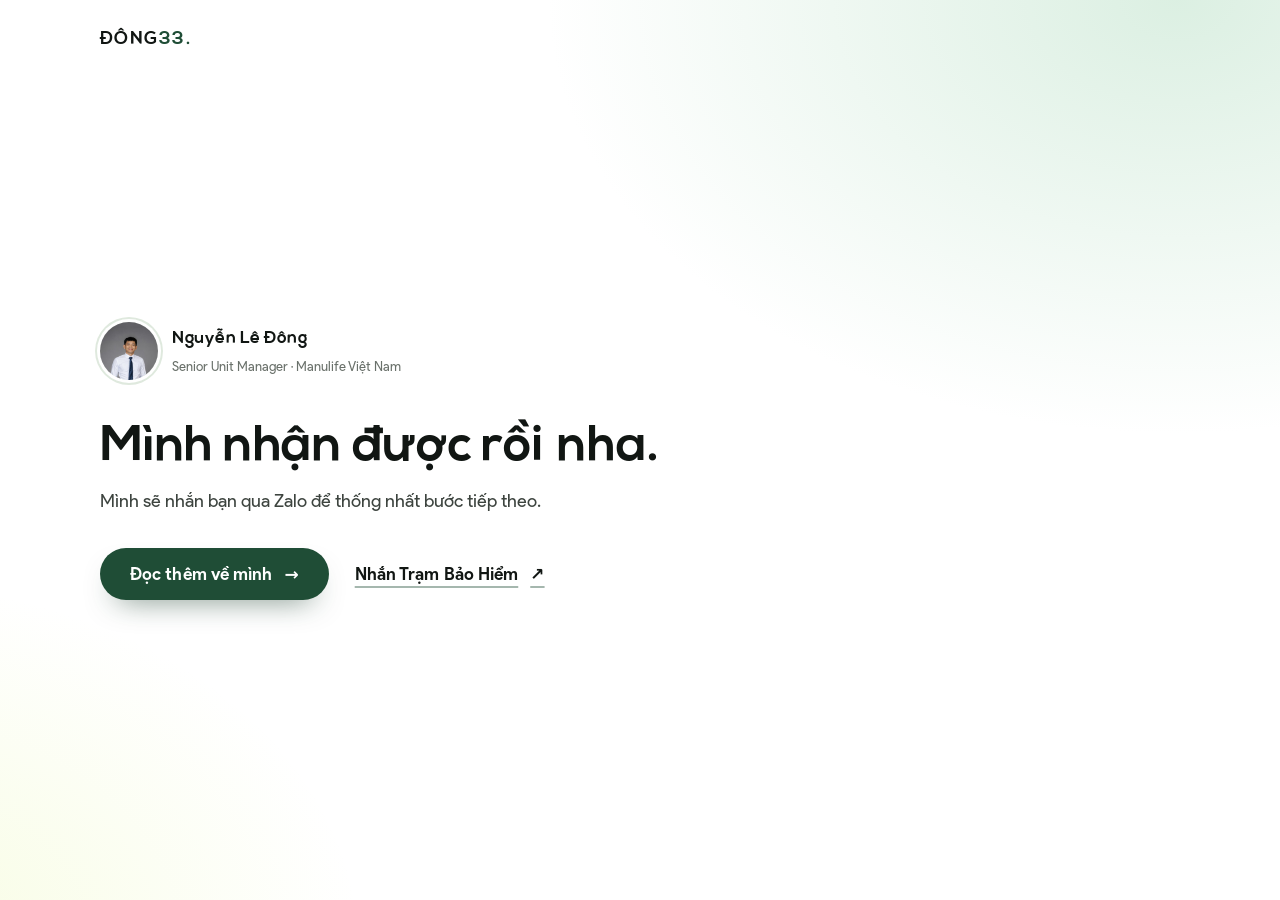
<file: cam-on/index.html>
<!doctype html>
<html lang="vi">
<head>
  <meta charset="utf-8">
  <meta name="viewport" content="width=device-width, initial-scale=1">
  <title>Mình đã nhận thông tin | Đông33</title>
  <meta name="robots" content="noindex">
  <meta name="theme-color" content="#ffffff">
  <link rel="preload" href="/assets/fonts/nexa-bold.woff2" as="font" type="font/woff2" crossorigin>
  <link rel="preload" href="/assets/fonts/product-sans.woff2" as="font" type="font/woff2" crossorigin>
  <link rel="stylesheet" href="/assets/funnel.css">
  <style>
    .page{min-height:100vh;min-height:100dvh;display:flex;flex-direction:column}
    main{flex:1;display:flex;align-items:center;padding:20px 0 72px}
    .inner{max-width:620px}
    .person{display:flex;align-items:center;gap:14px}
    .person img{width:58px;height:58px;border-radius:50%;object-fit:cover;object-position:50% 26%;box-shadow:0 0 0 3px #fff,0 0 0 5px var(--sage)}
    .person b{display:block;font-family:var(--display);font-size:17px;letter-spacing:.03em}
    .person span{font-size:13px;color:var(--muted)}
    h1{margin-top:30px;font-size:clamp(32px,5.6vw,50px)}
    .lead{margin-top:16px;font-size:18px;line-height:1.7;color:#3d443f}
    .steps{list-style:none;margin-top:30px;background:var(--paper);border:var(--line);border-radius:22px;padding:6px 22px;box-shadow:var(--shadow)}
    .steps li{display:grid;grid-template-columns:40px 1fr;gap:12px;padding:16px 0;border-bottom:var(--line);font-size:16px;line-height:1.55}
    .steps li:last-child{border:0}
    .steps li span{display:grid;place-items:center;width:30px;height:30px;border-radius:50%;background:var(--sage);color:var(--forest);font:700 13px/1 var(--text)}
    .next{margin-top:32px;display:flex;flex-wrap:wrap;align-items:center;gap:14px 26px}
    .btn-ghost{padding:0;background:none;box-shadow:none;color:var(--ink);font-weight:700;text-decoration:underline;text-decoration-color:rgba(31,77,54,.4);text-decoration-thickness:1.5px;text-underline-offset:6px}
    @media(max-width:560px){.lead{font-size:16px}.next .btn-primary{width:100%}.steps{padding:4px 18px}}
  </style>
</head>
<body>
  <div class="page">
    <header class="wrap topbar">
      <a class="brand" href="/">Đông<span>33.</span></a>
    </header>
    <main>
      <div class="wrap">
        <div class="inner">
          <div class="person"><img src="/assets/dong-avatar.jpg?v=5" alt="" width="58" height="58"><div><b>Nguyễn Lê Đông</b><span>Senior Unit Manager · Manulife Việt Nam</span></div></div>
          <h1 id="title">Mình nhận được rồi nha.</h1>
          <p class="lead" id="lead">Mình sẽ nhắn bạn qua Zalo để thống nhất bước tiếp theo.</p>
          <ol class="steps" id="steps"></ol>
          <div class="next">
            <a class="btn btn-primary" href="/about">Đọc thêm về mình <span aria-hidden="true">→</span></a>
            <a class="btn btn-ghost" href="https://m.me/trambaohiemonline" target="_blank" rel="noopener">Nhắn Trạm Bảo Hiểm <span aria-hidden="true">↗</span></a>
          </div>
        </div>
      </div>
    </main>
  </div>
  <script src="/assets/lead.js"></script>
  <script>
    const COPY = {
      'tu-van': {
        title: 'Cảm ơn bạn, mình nhận được rồi nha.',
        lead: 'Mình đã có kết quả định giá của bạn, nên lúc gặp mình đi thẳng vào phần cần làm rõ, không hỏi lại từ đầu.',
        steps: ['Mình nhắn bạn qua Zalo, hỏi thêm vài điều và chọn lúc tiện để trao đổi.', 'Mình với bạn soát lại từng con số trong kết quả định giá.', 'Bạn quyết định có đi tiếp hay chưa. Không có áp lực mua.']
      },
      'ra-soat': {
        title: 'Mình nhận được rồi, mình cùng đọc hợp đồng nha.',
        lead: 'Mình đã có kết quả khảo sát của bạn, nên sẽ bắt đầu từ những chỗ còn mơ hồ.',
        steps: ['Mình nhắn Zalo để hẹn thời gian và chỉ bạn chuẩn bị hợp đồng.', 'Mình với bạn cùng đọc những phần bạn chưa rõ.', 'Việc rà soát không mặc định dẫn đến mua thêm.']
      }
    };
    const c = COPY[new URLSearchParams(location.search).get('loai')];
    if (c) {
      document.getElementById('title').textContent = c.title;
      document.getElementById('lead').textContent = c.lead;
      document.getElementById('steps').innerHTML = c.steps.map((s, i) => `<li><span>0${i + 1}</span>${s}</li>`).join('');
    } else {
      document.getElementById('steps').hidden = true;
    }
    Dong33Lead.noOrphans('h1,.lead,.steps li');
  </script>
</body>
</html>
</file>
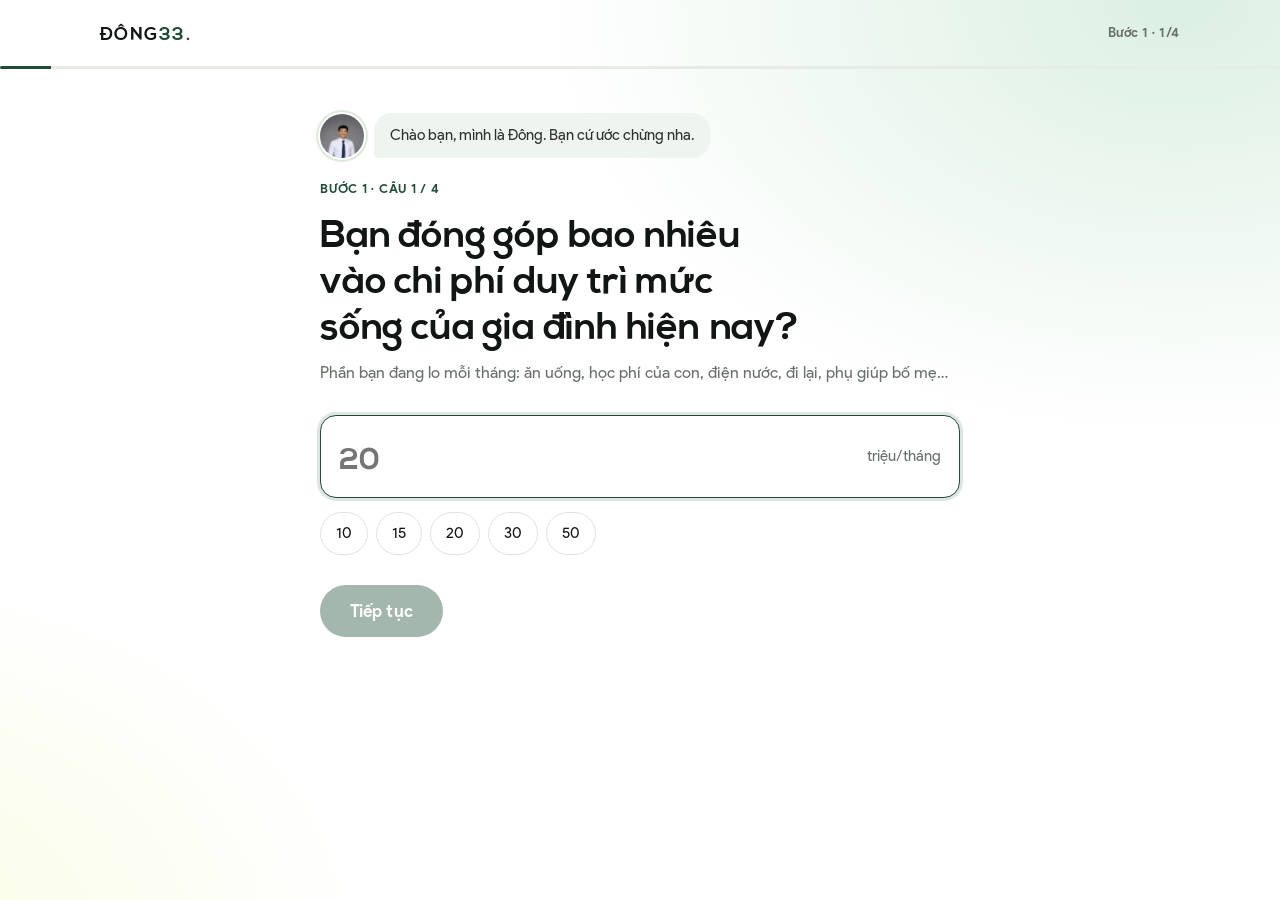
<file: dinh-gia/index.html>
<!doctype html>
<html lang="vi">
<head>
  <meta charset="utf-8">
  <meta name="viewport" content="width=device-width, initial-scale=1">
  <title>Định Giá Sinh Mệnh · 2 bước cùng Đông | Đông33</title>
  <meta name="description" content="2 bước để tính số tiền bảo hiểm gia đình bạn cần và mức phí tham khảo theo tuổi.">
  <meta name="theme-color" content="#f3f2ee">
  <link rel="canonical" href="https://dong33.online/dinh-gia/">
  <link rel="preload" href="/assets/fonts/nexa-bold.woff2" as="font" type="font/woff2" crossorigin>
  <link rel="preload" href="/assets/fonts/product-sans.woff2" as="font" type="font/woff2" crossorigin>
  <link rel="stylesheet" href="/assets/funnel.css">
</head>
<body>
  <header>
    <div class="wrap quiz-top">
      <a class="brand" href="/">Đông<span>33.</span></a>
      <span class="count" id="count" aria-live="polite"></span>
    </div>
    <div class="progress" aria-hidden="true"><span id="bar"></span></div>
  </header>

  <main class="stage">
    <!-- Bước 1: số tiền bảo hiểm -->
    <section class="screen" data-screen="monthly" data-p="4" data-count="Bước 1 · 1/4">
      <div class="say"><img src="/assets/dong-avatar.jpg?v=5" alt="" width="44" height="44"><p>Chào bạn, mình là Đông. Bạn cứ ước chừng nha.</p></div>
      <span class="label">Bước 1 · Câu 1 / 4</span>
      <h1>Bạn đóng góp bao nhiêu vào chi phí duy trì mức sống của gia đình hiện nay?</h1>
      <p class="hint">Phần bạn đang lo mỗi tháng: ăn uống, học phí của con, điện nước, đi lại, phụ giúp bố mẹ…</p>
      <div class="money">
        <div class="money-field"><input id="monthly" inputmode="numeric" autocomplete="off" placeholder="20" aria-label="Số tiền mỗi tháng, đơn vị triệu đồng"><span class="unit">triệu/tháng</span></div>
        <div class="chips" data-chips="monthly"><button class="chip" type="button">10</button><button class="chip" type="button">15</button><button class="chip" type="button">20</button><button class="chip" type="button">30</button><button class="chip" type="button">50</button></div>
      </div>
      <div class="next-row"><button class="btn btn-dark" type="button" data-next="monthly" disabled>Tiếp tục</button></div>
    </section>

    <section class="screen" data-screen="insA" data-p="13" data-count="Bước 1 · 1/4">
      <div class="say"><img src="/assets/dong-avatar.jpg?v=5" alt="" width="44" height="44"><p>Khoan tính tiếp nha. Mình muốn bạn nhìn con số này một chút.</p></div>
      <span class="label">Điều bạn đang làm mỗi ngày</span>
      <div class="insight-big" id="insABig"></div>
      <p class="insight-sub">mỗi năm bạn đang lo, để cả nhà sống như bây giờ</p>
      <div class="flow"><span>Thu nhập</span><b aria-hidden="true">→</b><span class="mid" id="insAFlow"></span><b aria-hidden="true">→</b><span>Cả nhà</span></div>
      <p class="insight-text">Học phí của con, bữa cơm, tiền điện nước, quà biếu bố mẹ… tất cả đang chạy bằng một nguồn: thu nhập của bạn. Vì bạn đi làm đều đặn, nên khoản này hiếm khi phải nghĩ tới.</p>
      <p class="insight-q">Nếu nguồn đó tạm dừng, cả nhà cần nó thêm bao lâu?</p>
      <div class="next-row"><button class="btn btn-dark" type="button" data-go="years">Tiếp tục</button></div>
    </section>

    <section class="screen" data-screen="years" data-p="22" data-count="Bước 1 · 2/4">
      <div class="say"><img src="/assets/dong-avatar.jpg?v=5" alt="" width="44" height="44"><p>Câu này hơi khó trả lời thẳng, nên mình thử hình dung một chút nha.</p></div>
      <span class="label">Bước 1 · Câu 2 / 4</span>
      <h2>Bạn muốn công ty bảo hiểm thay bạn bù đắp chi phí sống của gia đình trong bao lâu?</h2>
      <p class="hint">Hình dung bạn đi một chuyến thật xa và tạm dừng tạo thu nhập.</p>
      <div class="options">
        <button class="option" type="button" data-pick="years" data-value="5">5 năm<small>Vợ/chồng có thu nhập ổn định, con đã lớn</small></button>
        <button class="option" type="button" data-pick="years" data-value="7">7 năm<small>Mức cân bằng, phù hợp nhiều gia đình</small></button>
        <button class="option" type="button" data-pick="years" data-value="10">10 năm<small>Con còn nhỏ, cả nhà dựa nhiều vào bạn</small></button>
      </div>
    </section>

    <section class="screen" data-screen="insB" data-p="31" data-count="Bước 1 · 2/4">
      <div class="say"><img src="/assets/dong-avatar.jpg?v=5" alt="" width="44" height="44"><p>Mình chọn 10 năm vì 3 bạn nhỏ nhà mình còn nhỏ. Mỗi nhà một khác, không có đáp án đúng sai.</p></div>
      <span class="label">Thời gian để cả nhà đứng vững</span>
      <div class="insight-big" id="insBBig"></div>
      <p class="insight-sub" id="insBSub"></p>
      <div class="years-bar" id="yearsBar"></div>
      <div class="years-legend"><span>Năm 1</span><span id="yearsEnd"></span></div>
      <p class="insight-text" id="insBText"></p>
      <p class="insight-q">Đây không phải tiền để giàu thêm. Đây là tiền để mọi thứ không phải thay đổi.</p>
      <div class="next-row"><button class="btn btn-dark" type="button" data-go="debt">Tiếp tục</button></div>
    </section>

    <section class="screen" data-screen="debt" data-p="40" data-count="Bước 1 · 3/4">
      <div class="say"><img src="/assets/dong-avatar.jpg?v=5" alt="" width="44" height="44"><p>Nhiều người quên khoản này. Thu nhập tạm dừng thì khoản vay vẫn còn đó.</p></div>
      <span class="label">Bước 1 · Câu 3 / 4</span>
      <h2>Bạn có khoản vay nào muốn gia đình không phải gánh tiếp?</h2>
      <p class="hint">Vay mua nhà, mua xe, vay kinh doanh…</p>
      <div class="options two">
        <button class="option" type="button" data-pick="hasDebt" data-value="no">Không có</button>
        <button class="option" type="button" data-pick="hasDebt" data-value="yes">Có</button>
      </div>
    </section>

    <section class="screen" data-screen="debtAmount" data-p="48" data-count="Bước 1 · 3/4">
      <div class="say"><img src="/assets/dong-avatar.jpg?v=5" alt="" width="44" height="44"><p>Con số ước chừng là đủ rồi.</p></div>
      <span class="label">Bước 1 · Câu 3 / 4</span>
      <h2>Tổng dư nợ còn lại khoảng bao nhiêu?</h2>
      <div class="money">
        <div class="money-field"><input id="debtAmount" inputmode="numeric" autocomplete="off" placeholder="500" aria-label="Tổng dư nợ, đơn vị triệu đồng"><span class="unit">triệu</span></div>
        <div class="chips" data-chips="debtAmount"><button class="chip" type="button">200</button><button class="chip" type="button">500</button><button class="chip" type="button">1000</button><button class="chip" type="button">2000</button></div>
      </div>
      <div class="next-row"><button class="btn btn-dark" type="button" data-next="debtAmount" disabled>Tiếp tục</button></div>
    </section>

    <section class="screen" data-screen="insC" data-p="52" data-count="Bước 1 · 3/4">
      <div class="say"><img src="/assets/dong-avatar.jpg?v=5" alt="" width="44" height="44"><p>Khoản này hay bị bỏ quên nhất khi mọi người tính bảo hiểm.</p></div>
      <span class="label">Khoản không tự dừng lại</span>
      <div class="insight-big" id="insCBig"></div>
      <p class="insight-sub">dư nợ gia đình sẽ phải gánh tiếp</p>
      <p class="insight-text">Thu nhập có thể tạm dừng, nhưng lịch trả nợ thì không. Nếu chưa có khoản dự phòng, gia đình có thể phải bán nhà, bán xe để trả nợ, đúng lúc khó khăn nhất.</p>
      <p class="insight-q">Tính khoản này vào số tiền bảo hiểm, nợ được trả dứt điểm và tài sản ở lại với gia đình.</p>
      <div class="next-row"><button class="btn btn-dark" type="button" data-go="existing">Tiếp tục</button></div>
    </section>

    <section class="screen" data-screen="existing" data-p="60" data-count="Bước 1 · 4/4">
      <div class="say"><img src="/assets/dong-avatar.jpg?v=5" alt="" width="44" height="44"><p>Câu cuối của bước 1 nè. Có hợp đồng rồi thì mình trừ ra, để không tính trùng.</p></div>
      <span class="label">Bước 1 · Câu 4 / 4</span>
      <h2>Bạn đã có hợp đồng bảo hiểm nhân thọ nào chưa?</h2>
      <div class="options">
        <button class="option" type="button" data-pick="existing" data-value="no">Chưa có</button>
        <button class="option" type="button" data-pick="existing" data-value="yes">Có, tôi biết số tiền bảo hiểm</button>
        <button class="option" type="button" data-pick="existing" data-value="unsure">Có, nhưng không nhớ rõ<small>Kết quả sẽ chưa trừ phần này</small></button>
      </div>
    </section>

    <section class="screen" data-screen="existingAmount" data-p="66" data-count="Bước 1 · 4/4">
      <div class="say"><img src="/assets/dong-avatar.jpg?v=5" alt="" width="44" height="44"><p>Bạn cộng các hợp đồng mà bạn là người được bảo hiểm nha.</p></div>
      <span class="label">Bước 1 · Câu 4 / 4</span>
      <h2>Tổng số tiền bảo hiểm sinh mệnh bạn đang có?</h2>
      <p class="hint">Cộng các hợp đồng đứng tên bạn là người được bảo hiểm.</p>
      <div class="money">
        <div class="money-field"><input id="existingAmount" inputmode="numeric" autocomplete="off" placeholder="500" aria-label="Số tiền bảo hiểm đang có, đơn vị triệu đồng"><span class="unit">triệu</span></div>
        <div class="chips" data-chips="existingAmount"><button class="chip" type="button">300</button><button class="chip" type="button">500</button><button class="chip" type="button">1000</button></div>
      </div>
      <div class="next-row"><button class="btn btn-dark" type="button" data-next="existingAmount" disabled>Xem số tiền bảo hiểm</button></div>
    </section>

    <!-- Kết quả bước 1 -->
    <section class="screen" data-screen="sum" data-p="74" data-count="Kết quả bước 1">
      <div class="say"><img src="/assets/dong-avatar.jpg?v=5" alt="" width="44" height="44"><p id="sumSay">Đây là con số mình tính từ chính câu trả lời của bạn.</p></div>
      <span class="label">Kết quả định giá</span>
      <h2 id="resultTitle">Số tiền bảo hiểm bạn nên có</h2>
      <div class="result-card">
        <div class="result-head">
          <span class="label">Quyền lợi sinh mệnh &amp; thương tật toàn bộ vĩnh viễn</span>
          <div class="big" id="sumAssured">0</div>
          <p id="sumNote"></p>
        </div>
        <div class="rows" id="rows"></div>
        <div class="coverage" id="coverage" hidden></div>
      </div>
      <div class="aha" id="ahaSum">
        <span class="label">Điều ít ai để ý</span>
        <h3>Con số này cần có ngay, không phải 20 năm nữa.</h3>
        <p>Tự tiết kiệm phải mất nhiều năm mới tích đủ <strong class="js-sum"></strong>. Nhưng thu nhập có thể tạm dừng vào bất kỳ năm nào, kể cả năm đầu tiên.</p>
        <div class="compare">
          <div><div class="lbl"><span>Tự tiết kiệm</span><b>tích dần từng năm</b></div><div class="bars" id="barsSave"></div></div>
          <div><div class="lbl"><span>Bảo hiểm nhân thọ</span><b>đủ ngay từ năm đầu</b></div><div class="bars full" id="barsIns"></div></div>
        </div>
        <p>Bảo hiểm nhân thọ làm điều ngược lại: bạn đóng một phần nhỏ mỗi năm, còn <strong class="js-sum"></strong> sẵn sàng cho gia đình từ khi hợp đồng có hiệu lực. <strong>Đó là vai trò đầu tiên của nó: giữ thu nhập thay bạn.</strong></p>
      </div>
      <p class="teach" id="unsureNote" hidden>Bạn chưa nhớ rõ hợp đồng đang có, nên kết quả chưa trừ phần này. <a href="/khao-sat/">Kiểm tra hợp đồng trong 2 phút →</a></p>
      <div id="askFee">
        <h3 style="margin-top:38px;font-size:24px">“Phần nhỏ mỗi năm” đó là bao nhiêu?</h3>
        <p class="hint">Bạn có muốn xem mức phí cho số tiền này? Bước 2 chỉ 2 câu: giới tính và tuổi.</p>
        <div class="next-row">
          <button class="btn btn-primary" type="button" id="toFee">Tính phí cho mình <span aria-hidden="true">→</span></button>
          <button class="back" type="button" data-offer="tu-van">Chưa cần, mình muốn nói chuyện với Đông</button>
        </div>
      </div>
      <div class="offers" id="coveredOffers" hidden>
        <button class="offer" type="button" data-offer="tu-van"><h3>Soát lại hợp đồng đang có</h3><p>30 phút với mình để xem điều kiện chi trả và thời hạn.</p><span class="arrow" aria-hidden="true">→</span></button>
      </div>
    </section>

    <!-- Bước 2: mức phí -->
    <section class="screen" data-screen="gender" data-p="80" data-count="Bước 2 · 1/2">
      <div class="say"><img src="/assets/dong-avatar.jpg?v=5" alt="" width="44" height="44"><p>Phí bảo hiểm tính theo giới tính và tuổi, nên mình hỏi thêm 2 câu nữa thôi.</p></div>
      <span class="label">Bước 2 · Câu 1 / 2</span>
      <h2>Bạn là nam hay nữ?</h2>
      <p class="hint">Mức phí bảo hiểm được tính theo giới tính và tuổi.</p>
      <div class="options two">
        <button class="option" type="button" data-pick="gender" data-value="male">Nam</button>
        <button class="option" type="button" data-pick="gender" data-value="female">Nữ</button>
      </div>
    </section>

    <section class="screen" data-screen="age" data-p="90" data-count="Bước 2 · 2/2">
      <div class="say"><img src="/assets/dong-avatar.jpg?v=5" alt="" width="44" height="44"><p>Cho mình biết tuổi của bạn nhé.</p></div>
      <span class="label">Bước 2 · Câu 2 / 2</span>
      <h2>Năm nay bạn bao nhiêu tuổi?</h2>
      <div class="money">
        <div class="money-field"><input id="age" inputmode="numeric" autocomplete="off" placeholder="35" maxlength="2" aria-label="Tuổi"><span class="unit">tuổi</span></div>
        <p class="hint" id="ageHint">Bài test dành cho người từ 18 đến 65 tuổi.</p>
      </div>
      <div class="next-row"><button class="btn btn-dark" type="button" data-next="age" disabled>Xem mức phí</button></div>
    </section>

    <!-- Kết quả bước 2 -->
    <section class="screen" data-screen="fee" data-p="100" data-count="Kết quả">
      <div class="say"><img src="/assets/dong-avatar.jpg?v=5" alt="" width="44" height="44"><p>Đây là mức phí tham khảo cho số tiền bảo hiểm của bạn.</p></div>
      <span class="label">Mức phí tham khảo</span>
      <h2 id="feeTitle"></h2>
      <div class="result-card">
        <div class="premium" style="border-top:0">
          <div><span class="label">Phí / năm</span><b id="pYear"></b></div>
          <div><span class="label">≈ mỗi tháng</span><b id="pMonth"></b></div>
          <div><span class="label">≈ mỗi ngày</span><b id="pDay"></b></div>
        </div>
      </div>
      <p class="teach">Không cần đủ ngay từ đầu. Nhiều gia đình bắt đầu ở mức phí vừa sức, rồi rà soát và bổ sung mỗi 3–5 năm khi thu nhập và gia đình thay đổi.</p>

      <h3 style="margin-top:40px;font-size:24px">Bước tiếp theo, nếu bạn muốn</h3>
      <div class="offers">
        <button class="offer" type="button" data-offer="tu-van"><h3>Tư vấn cụ thể hơn</h3><p>30 phút với mình để soát lại các con số và chọn mức vừa sức.</p><span class="arrow" aria-hidden="true">→</span></button>
      </div>
      <div class="next-row"><button class="back" type="button" id="restart">Làm lại từ đầu</button></div>
      <p class="footnote" id="fine"></p>
    </section>

    <!-- Lead form -->
    <section class="screen" data-screen="optin" data-p="100" data-count="Gần xong">
      <div class="optin-box">
        <p class="optin-pre"><b>Trò chuyện 1-1 cùng Đông,</b> qua điện thoại hoặc online, chừng 30 phút. Giúp bạn trả lời:</p>
        <h2 class="optin-h">Cùng tham gia bảo hiểm, tại sao có người <u>an tâm vui sống</u>, nhưng cũng có người lo lắng bất an?</h2>
        <p class="optin-sub">Để lại tên và số Zalo, mình sẽ nhắn bạn. <b>Hoàn toàn miễn phí.</b></p>
        <form class="optin-form" id="optinForm" novalidate>
          <input name="name" autocomplete="name" placeholder="Tên của bạn" aria-label="Tên của bạn" maxlength="100" required>
          <input name="phone" type="tel" inputmode="tel" autocomplete="tel" placeholder="Số điện thoại / Zalo" aria-label="Số điện thoại hoặc Zalo" maxlength="24" required>
          <button class="btn btn-primary btn-block" type="submit">Tôi cần tư vấn thêm</button>
          <p class="status" role="status" aria-live="polite"></p>
          <p class="consent">Chưa cần quyết định mua. Thông tin của bạn không chia sẻ cho bên khác.</p>
        </form>
      </div>
      <div class="optin-more">
        <div class="optin-person"><img src="/assets/dong-avatar.jpg?v=5" alt="Nguyễn Lê Đông" width="96" height="96"><div><b>Nguyễn Lê Đông</b><span>Senior Unit Manager<br>Manulife Việt Nam</span></div></div>
        <div class="optin-list">
          <h3>Bạn sẽ nhận được trong cuộc trò chuyện:</h3>
          <ul>
            <li>Hiểu rõ bạn có nên tham gia bảo hiểm nhân thọ hay không</li>
            <li>Những sai lầm thường gặp khiến hợp đồng không bảo vệ được như mong đợi</li>
            <li>Quy trình từng bước: tìm hiểu, thiết kế, triển khai và sử dụng</li>
            <li>Phí đóng của bạn đi đâu, và mang lại điều gì cho bạn</li>
            <li>Cấu trúc tài chính 3A1B, để tiết kiệm có định hướng</li>
            <li>Mọi thắc mắc được giải đáp trung thực, rõ ràng, thay vì mất hàng giờ đọc nội dung hỗn tạp trên mạng</li>
          </ul>
          <p class="optin-quote">“Bảo hiểm không chỉ là một giải pháp tài chính, mà là cách một người trụ cột thể hiện tình yêu và trách nhiệm dành cho những người thân thương.”</p>
        </div>
      </div>
    </section>

    <div class="next-row"><button class="back" type="button" id="back" hidden>← Quay lại</button></div>
  </main>

  <script src="/assets/lead.js"></script>
  <script>
    // Hệ số nhân bảo hiểm TỐI ĐA theo tuổi (Số tiền bảo hiểm ÷ Phí bảo hiểm cơ bản quy năm), Manulife.
    // Hai bảng giống nhau cho Nam/Nữ; trang lấy số lớn hơn ở mỗi tuổi.
    // Xanh Tương Lai (phiên bản 6), tuổi 0–69:
    const MAX_XTL = [150,150,150,150,150,150,150,150,150,150, 150,150,150,150,150,150,150,150,150,150,
      150,150,135,135,135,135,135,120,120,120, 110,110,100,100,90,85,80,80,75,70,
      65,65,60,55,50,50,45,45,40,40, 40,35,35,30,30,30,25,25,25,20, 20,20,15,15,15,15,10,10,10,10];
    // Xanh Phú Quý Flex, tuổi 18–69 (Nam và Nữ có cùng hệ số tối đa):
    const MAX_FLEX = {18:150,19:150,20:150,21:150,22:135,23:135,24:135,25:135,26:135,27:120,28:120,29:120,
      30:110,31:110,32:100,33:100,34:90,35:85,36:80,37:80,38:75,39:70,40:65,41:65,42:60,43:55,44:50,45:50,
      46:45,47:45,48:40,49:40,50:40,51:35,52:35,53:30,54:30,55:30,56:25,57:25,58:25,59:20,60:20,61:20,
      62:15,63:15,64:15,65:15,66:10,67:10,68:10,69:10};
    const maxMultiplier = age => Math.max(MAX_XTL[age] || 0, MAX_FLEX[age] || 0);

    const MIN_AGE = 18, MAX_AGE = 65;
    const state = {gender:null, age:0, monthly:0, years:0, hasDebt:null, debtAmount:0, existing:null, existingAmount:0, offer:null};
    const result = {sum:0, family:0, mult:0, perYear:0};

    const screens = [...document.querySelectorAll('.screen')];
    const backBtn = document.getElementById('back');
    const trail = [];
    let current = 'monthly';

    function show(id, push = true) {
      if (push && current !== id) trail.push(current);
      current = id;
      screens.forEach(s => s.classList.toggle('active', s.dataset.screen === id));
      const screen = screens.find(s => s.dataset.screen === id);
      document.getElementById('bar').style.width = Math.max(4, Number(screen.dataset.p)) + '%';
      document.getElementById('count').textContent = screen.dataset.count;
      backBtn.hidden = trail.length === 0 || id === 'sum' || id === 'fee';
      window.scrollTo({top:0});
      const focusable = screen.querySelector('input');
      if (focusable && window.matchMedia('(hover:hover)').matches) setTimeout(() => focusable.focus({preventScroll:true}), 60);
    }

    backBtn.addEventListener('click', () => { if (trail.length) show(trail.pop(), false); });
    document.getElementById('restart').addEventListener('click', () => { trail.length = 0; show('monthly', false); });

    // ----- Number inputs (triệu đồng) -----
    const toNumber = v => Number(String(v).replace(/\D/g, '')) || 0;
    const groupDigits = n => n.toLocaleString('vi-VN');
    function bindMoney(id) {
      const input = document.getElementById(id);
      const btn = document.querySelector(`[data-next="${id}"]`);
      const chips = document.querySelectorAll(`[data-chips="${id}"] .chip`);
      const sync = () => {
        const n = toNumber(input.value);
        if (id !== 'age') input.value = n ? groupDigits(n) : '';
        chips.forEach(c => c.setAttribute('aria-pressed', String(toNumber(c.textContent) === n)));
        btn.disabled = id === 'age' ? !(n >= MIN_AGE && n <= MAX_AGE) : n <= 0;
        if (id === 'age') document.getElementById('ageHint').textContent = n && (n < MIN_AGE || n > MAX_AGE) ? 'Bài test hiện tính cho người từ 18 đến 65 tuổi.' : 'Bài test dành cho người từ 18 đến 65 tuổi.';
      };
      input.addEventListener('input', sync);
      input.addEventListener('keydown', e => { if (e.key === 'Enter' && !btn.disabled) btn.click(); });
      chips.forEach(c => c.addEventListener('click', () => { input.value = c.textContent; sync(); }));
      chips.forEach(c => c.setAttribute('aria-pressed', 'false'));
      return input;
    }
    ['age','monthly','debtAmount','existingAmount'].forEach(bindMoney);

    const nextOf = {
      age: () => { state.age = toNumber(document.getElementById('age').value); showFee(); },
      monthly: () => { state.monthly = toNumber(document.getElementById('monthly').value); showInsA(); },
      debtAmount: () => { state.debtAmount = toNumber(document.getElementById('debtAmount').value); showInsC(); },
      existingAmount: () => { state.existingAmount = toNumber(document.getElementById('existingAmount').value); showSum(); }
    };
    document.querySelectorAll('[data-next]').forEach(b => b.addEventListener('click', () => nextOf[b.dataset.next]()));

    document.querySelectorAll('[data-pick]').forEach(btn => btn.addEventListener('click', () => {
      btn.parentElement.querySelectorAll('.option').forEach(o => o.setAttribute('aria-pressed', String(o === btn)));
      const key = btn.dataset.pick, v = btn.dataset.value;
      setTimeout(() => {
        if (key === 'gender') { state.gender = v; show('age'); }
        if (key === 'years') { state.years = Number(v); showInsB(); }
        if (key === 'hasDebt') { state.hasDebt = v === 'yes'; if (!state.hasDebt) state.debtAmount = 0; show(state.hasDebt ? 'debtAmount' : 'existing'); }
        if (key === 'existing') {
          state.existing = v;
          if (v === 'yes') show('existingAmount');
          else { state.existingAmount = 0; showSum(); }
        }
      }, 220);
    }));

    // ----- Formatting -----
    function money(trieu) {
      if (trieu >= 1000) {
        const ty = Math.round(trieu / 10) / 100;
        return ty.toLocaleString('vi-VN', {maximumFractionDigits:2}) + ' tỷ';
      }
      return groupDigits(Math.round(trieu)) + ' triệu';
    }
    const vnd = n => groupDigits(Math.round(n / 1000) * 1000) + ' đ';

    // ----- Màn dẫn dắt: dựng từ chính câu trả lời của khách -----
    // Dynamic copy keeps its last two words together (no orphan words).
    const setText = (id, t) => { document.getElementById(id).textContent = String(t).replace(/ (\S+)$/, '\u00a0$1'); };
    document.querySelectorAll('[data-go]').forEach(b => b.addEventListener('click', () => show(b.dataset.go)));
    function showInsA() {
      setText('insABig', money(state.monthly * 12));
      setText('insAFlow', `${groupDigits(state.monthly)} triệu/tháng`);
      show('insA');
    }
    function showInsB() {
      const family = state.monthly * 12 * state.years;
      setText('insBBig', money(family));
      setText('insBSub', `${groupDigits(state.monthly)} triệu × 12 tháng × ${state.years} năm`);
      const bar = document.getElementById('yearsBar');
      bar.style.gridTemplateColumns = `repeat(${state.years},1fr)`;
      bar.innerHTML = Array.from({length: state.years}, (_, i) => `<i style="animation-delay:${i * 70}ms"></i>`).join('');
      setText('yearsEnd', `Năm ${state.years}`);
      setText('insBText', `Trong ${state.years} năm đó, con vẫn đi học ở trường quen, bữa cơm vẫn như cũ, và người thân có thời gian sắp xếp lại công việc, không phải quyết định vội vàng.`);
      show('insB');
    }
    function showInsC() {
      setText('insCBig', money(state.debtAmount));
      show('insC');
    }
    function fillBars(id, full) {
      document.getElementById(id).innerHTML = Array.from({length: 10}, (_, i) =>
        `<i style="height:${full ? 100 : (i + 1) * 10}%;animation-delay:${i * 60}ms"></i>`).join('');
    }

    // ----- Kết quả bước 1: số tiền bảo hiểm -----
    function showSum() {
      result.family = state.monthly * 12 * state.years;
      const gross = result.family + state.debtAmount;
      const gap = Math.max(0, gross - state.existingAmount);
      result.sum = Math.ceil(gap / 10) * 10; // làm tròn lên 10 triệu
      result.perYear = 0;

      const rows = [
        ['Giữ nhịp sống cho gia đình', `${groupDigits(state.monthly)} triệu × 12 tháng × ${state.years} năm`, money(result.family)],
        state.debtAmount ? ['Khoản vay cần trả hết', 'Để gia đình không gánh tiếp', money(state.debtAmount)] : null,
        state.existingAmount ? ['Đã có từ hợp đồng hiện tại', 'Trừ ra khỏi nhu cầu', '− ' + money(state.existingAmount), 'minus'] : null
      ].filter(Boolean);
      document.getElementById('rows').innerHTML = rows.map(([t, s, v, cls], i) =>
        `<div class="row ${cls || ''}" style="animation-delay:${i * 120}ms"><span>${t.replace(/ (\S+)$/, '\u00a0$1')}<small>${s}</small></span><b>${v}</b></div>`).join('');

      const covered = result.sum === 0;
      document.getElementById('resultTitle').textContent = covered ? 'Bảo vệ hiện có đã đủ cho các con số bạn nhập' : 'Số tiền bảo hiểm bạn nên có';
      document.getElementById('sumAssured').textContent = covered ? 'Đã đủ' : money(result.sum);
      document.getElementById('sumNote').textContent = covered
        ? 'Nên kiểm tra thêm điều kiện chi trả và thời hạn của hợp đồng đang có.'
        : `Tổng nhu cầu ${money(gross)}${state.existingAmount ? `, đã trừ ${money(state.existingAmount)} đang có` : ''}.`;
      const cov = document.getElementById('coverage');
      cov.hidden = !state.existingAmount;
      if (state.existingAmount) {
        const pct = Math.min(100, Math.round(state.existingAmount / gross * 100));
        cov.innerHTML = `<p>Hợp đồng đang có lo được <b>${pct}%</b> nhu cầu${pct < 100 ? `, còn thiếu <b>${100 - pct}%</b>` : ''}.</p><div class="track"><span style="width:${pct}%"></span></div>`;
      }
      document.querySelectorAll('.js-sum').forEach(el => { el.textContent = money(result.sum); });
      fillBars('barsSave', false); fillBars('barsIns', true);
      document.getElementById('ahaSum').hidden = covered;
      document.getElementById('askFee').hidden = covered;
      document.getElementById('coveredOffers').hidden = !covered;
      document.getElementById('unsureNote').hidden = state.existing !== 'unsure';
      show('sum');
    }

    // ----- Kết quả bước 2: mức phí -----
    function showFee() {
      result.mult = maxMultiplier(state.age);
      result.perYear = result.sum * 1e6 / result.mult;
      document.getElementById('feeTitle').textContent = `Cho ${money(result.sum)} số tiền bảo hiểm, ở tuổi ${state.age}`;
      document.getElementById('pYear').textContent = vnd(result.perYear);
      document.getElementById('pMonth').textContent = vnd(result.perYear / 12);
      document.getElementById('pDay').textContent = vnd(result.perYear / 365);
      document.getElementById('fine').textContent =
        `Phí cơ bản tham khảo theo hệ số nhân bảo hiểm tối đa ở tuổi ${state.age}, sản phẩm liên kết đơn vị Manulife. Chưa gồm sản phẩm bổ trợ; phí thực tế tuỳ kết quả thẩm định sức khoẻ.`;
      show('fee');
    }
    document.getElementById('toFee').addEventListener('click', () => show('gender'));

    // ----- Offers + lead -----
    const OFFERS = {
      'tu-van': {goal: 'Định giá sinh mệnh — Tư vấn cụ thể hơn', action: 'booking'}
    };

    function summary() {
      return [
        state.age ? `Giới tính: ${state.gender === 'male' ? 'Nam' : 'Nữ'} · Tuổi: ${state.age}` : 'Chưa tính phí (dừng ở bước 1)',
        `Chi tiêu gia đình: ${state.monthly} triệu/tháng × ${state.years} năm`,
        `Khoản vay: ${state.hasDebt ? money(state.debtAmount) : 'Không'}`,
        `BHNT đang có: ${state.existing === 'yes' ? money(state.existingAmount) : state.existing === 'unsure' ? 'Có, không nhớ rõ' : 'Chưa có'}`,
        `STBH đề xuất: ${result.sum ? money(result.sum) : 'Đã đủ'}`,
        result.perYear ? `Phí tham khảo: ${vnd(result.perYear)}/năm (hệ số ${result.mult})` : ''
      ].filter(Boolean).join('\n');
    }

    document.querySelectorAll('[data-offer]').forEach(btn => btn.addEventListener('click', () => {
      state.offer = 'tu-van';
      show('optin');
    }));

    function bindLeadForm(form, label) {
      const status = form.querySelector('.status');
      const submit = form.querySelector('[type="submit"]');
      let sending = false;
      form.addEventListener('submit', async e => {
        e.preventDefault();
        if (sending) return;
        const nameEl = form.elements.namedItem('name'), phoneEl = form.elements.namedItem('phone'), noteEl = form.elements.namedItem('note');
        const name = nameEl.value.trim(), phone = phoneEl.value.trim(), note = noteEl ? noteEl.value.trim() : '';
        status.textContent = '';
        nameEl.removeAttribute('aria-invalid'); phoneEl.removeAttribute('aria-invalid');
        if (!name) { status.textContent = 'Bạn cho mình biết tên để tiện xưng hô nhé.'; nameEl.setAttribute('aria-invalid','true'); nameEl.focus(); return; }
        if (!Dong33Lead.validPhone(phone)) { status.textContent = 'Bạn kiểm tra lại số điện thoại/Zalo giúp mình nhé.'; phoneEl.setAttribute('aria-invalid','true'); phoneEl.focus(); return; }
        const o = OFFERS[state.offer];
        sending = true; submit.disabled = true; submit.textContent = 'Đang gửi…';
        try {
          await Dong33Lead.send(
            {name, phone, goal: o.goal, note: [note && `Lời nhắn: ${note}`, summary()].filter(Boolean).join('\n'), source: 'dong33-dinh-gia'},
            {action: o.action, name, phone, email: '', preferredTime: note || 'Không ghi', gender: state.gender, age: state.age,
             hasDebt: state.hasDebt, debtAmount: state.debtAmount * 1e6, dependentMonthly: state.monthly * 1e6, years: state.years,
             selfMonthly: 0, hasExistingInsurance: state.existing !== 'no', existingInsuranceAmount: state.existingAmount * 1e6,
             reserveFundTotal: result.sum * 1e6, premiumMonthly: result.perYear / 12, source: 'dong33-dinh-gia'}
          );
          location.href = `/cam-on/?loai=${state.offer}`;
        } catch (err) {
          status.textContent = 'Kết nối chưa thành công. Bạn thử lại, hoặc nhắn mình qua Zalo 08 3343 1179.';
          sending = false; submit.disabled = false; submit.textContent = label;
        }
      });
    }
    bindLeadForm(document.getElementById('optinForm'), 'Tôi cần tư vấn thêm');

    Dong33Lead.noOrphans('h1,h2,h3,.hint,.teach,.offer p,.insight-text,.insight-q,.aha p,.optin-pre,.optin-sub,.optin-list li,.optin-quote');
    show('monthly', false);
  </script>
</body>
</html>
</file>
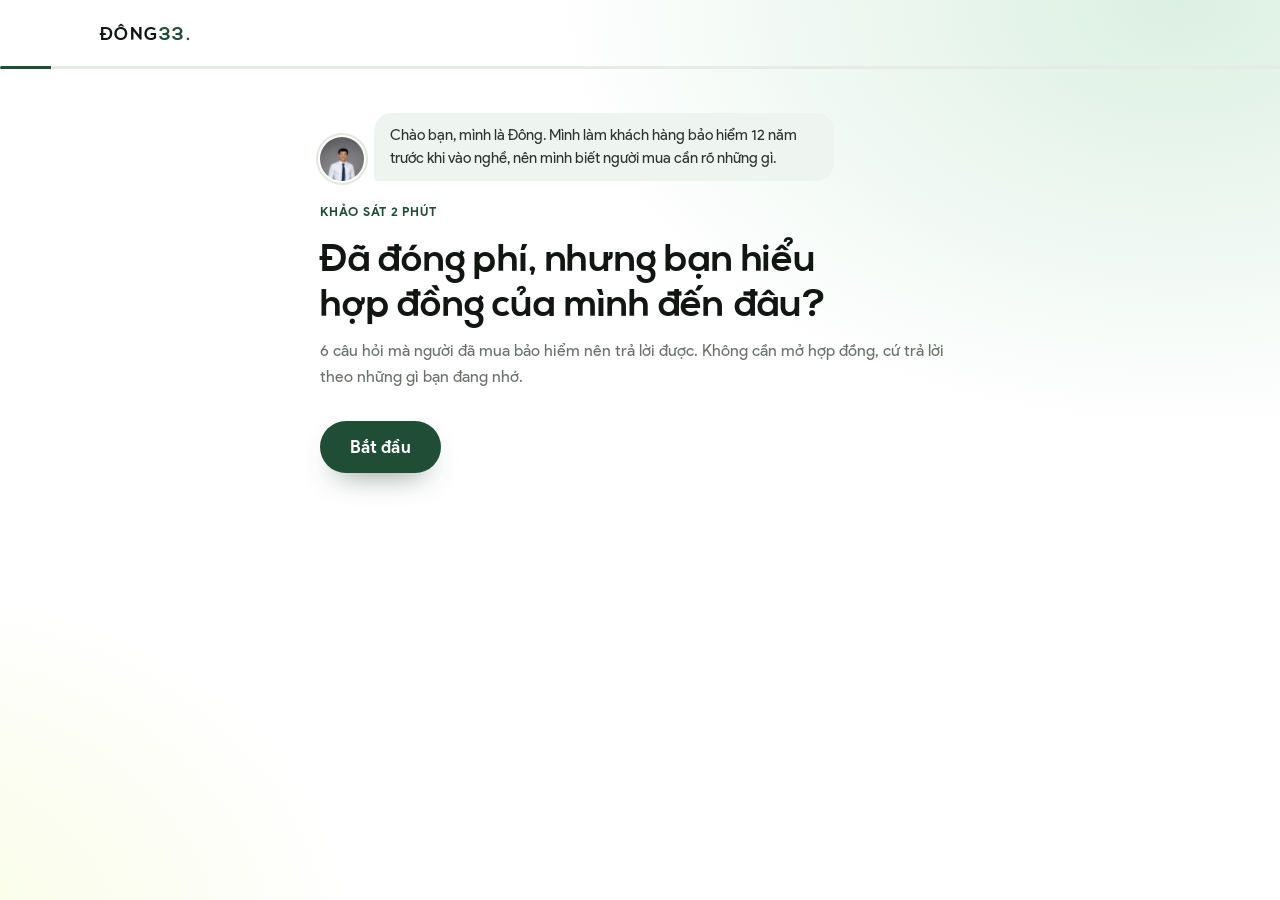
<file: khao-sat/index.html>
<!doctype html>
<html lang="vi">
<head>
  <meta charset="utf-8">
  <meta name="viewport" content="width=device-width, initial-scale=1">
  <title>Hợp đồng của bạn rõ đến đâu? | Đông33</title>
  <meta name="description" content="6 câu hỏi trong 2 phút để biết bạn đã hiểu hợp đồng bảo hiểm nhân thọ của mình đến đâu.">
  <meta name="theme-color" content="#f3f2ee">
  <link rel="canonical" href="https://dong33.online/khao-sat/">
  <link rel="preload" href="/assets/fonts/nexa-bold.woff2" as="font" type="font/woff2" crossorigin>
  <link rel="preload" href="/assets/fonts/product-sans.woff2" as="font" type="font/woff2" crossorigin>
  <link rel="stylesheet" href="/assets/funnel.css">
  <style>
    .score{display:flex;align-items:baseline;gap:10px}
    .score small{font-family:var(--text);font-size:16px;color:#d6e1d4}
    .gaps{list-style:none;padding:6px 26px 10px}
    .gaps li{padding:14px 0;border-bottom:var(--line);font-size:15px;display:grid;grid-template-columns:84px 1fr;gap:12px;align-items:center}
    .gaps li:last-child{border:0}
    .gaps .tag{white-space:nowrap;font-family:var(--text);font-weight:700;font-size:12px;letter-spacing:.03em;padding:4px 9px;border-radius:999px;text-align:center}
    .tag.unclear{background:#f6eecb;color:#6b5512}
    .tag.unknown{background:var(--ink);color:#fff}
    .tag.clear{background:var(--sage);color:var(--forest)}
    @media(max-width:560px){.gaps{padding:4px 20px 8px}.gaps li{gap:11px}}
  </style>
</head>
<body>
  <header>
    <div class="wrap quiz-top">
      <a class="brand" href="/">Đông<span>33.</span></a>
      <span class="count" id="count" aria-live="polite"></span>
    </div>
    <div class="progress" aria-hidden="true"><span id="bar"></span></div>
  </header>

  <main class="stage">
    <section class="screen" data-screen="intro">
      <div class="say"><img src="/assets/dong-avatar.jpg?v=5" alt="" width="44" height="44"><p>Chào bạn, mình là Đông. Mình làm khách hàng bảo hiểm 12 năm trước khi vào nghề, nên mình biết người mua cần rõ những gì.</p></div>
      <span class="label">Khảo sát 2 phút</span>
      <h1>Đã đóng phí, nhưng bạn hiểu hợp đồng của mình đến đâu?</h1>
      <p class="hint">6 câu hỏi mà người đã mua bảo hiểm nên trả lời được. Không cần mở hợp đồng, cứ trả lời theo những gì bạn đang nhớ.</p>
      <div class="next-row"><button class="btn btn-primary" type="button" id="start">Bắt đầu</button></div>
    </section>

    <section class="screen" data-screen="channel">
      <div class="say"><img src="/assets/dong-avatar.jpg?v=5" alt="" width="44" height="44"><p>Mua qua kênh nào cũng được, mình hỏi để biết nên bắt đầu đọc từ đâu.</p></div>
      <span class="label">Trước tiên</span>
      <h2>Bạn mua hợp đồng qua đâu?</h2>
      <div class="options">
        <button class="option" type="button" data-channel="Đại lý / tư vấn viên">Qua đại lý, tư vấn viên</button>
        <button class="option" type="button" data-channel="Ngân hàng">Qua ngân hàng</button>
        <button class="option" type="button" data-channel="Người thân mua giúp / khác">Người thân mua giúp, hoặc kênh khác</button>
      </div>
    </section>

    <div id="questions"></div>

    <section class="screen" data-screen="result">
      <div class="say"><img src="/assets/dong-avatar.jpg?v=5" alt="" width="44" height="44"><p>Cảm ơn bạn đã trả lời thật lòng. Đây là những chỗ mình nghĩ nên đọc lại trước.</p></div>
      <span class="label">Kết quả</span>
      <h2 id="resultTitle"></h2>
      <div class="result-card">
        <div class="result-head">
          <span class="label">Mức độ rõ ràng về hợp đồng</span>
          <div class="score"><span class="big" id="score"></span><small>/ 6 điều đã rõ</small></div>
          <p id="resultNote"></p>
        </div>
        <ul class="gaps" id="gaps"></ul>
      </div>
      <p class="teach">Mua rồi mà chưa rõ là chuyện rất thường gặp. Điều quan trọng là làm rõ trước khi cần dùng đến, không phải lúc đang cần.</p>

      <h3 style="margin-top:40px;font-size:24px">Làm rõ cùng mình</h3>
      <div class="offers">
        <button class="offer" type="button" id="toLead"><h3>Đọc hợp đồng cùng mình</h3><p>30 phút đi qua những điểm còn mơ hồ. Hợp đồng ngoài Manulife cũng được.</p><span class="arrow" aria-hidden="true">→</span></button>
        <a class="offer alt" href="/dinh-gia/" style="text-decoration:none"><h3>Định giá sinh mệnh</h3><p>Xem số tiền bảo hiểm gia đình bạn cần, so với số đang có.</p><span class="arrow" aria-hidden="true">→</span></a>
      </div>
    </section>

    <section class="screen" data-screen="lead">
      <div class="say"><img src="/assets/dong-avatar.jpg?v=5" alt="" width="44" height="44"><p>Bạn chưa cần gửi hợp đồng ở bước này. Mình nhắn Zalo rồi hai bên hẹn sau nha.</p></div>
      <span class="label">Đọc hợp đồng cùng mình</span>
      <h2>Để lại thông tin, mình nhắn bạn qua Zalo</h2>
      <p class="hint">Mình trao đổi qua điện thoại hoặc online trước, bạn ở đâu cũng được. Việc rà soát không mặc định dẫn đến mua thêm.</p>
      <form class="lead-form" id="leadForm" novalidate>
        <div><label for="name">Tên của bạn</label><input id="name" name="name" autocomplete="name" placeholder="Mình nên gọi bạn là…" maxlength="100" required></div>
        <div><label for="phone">Số điện thoại / Zalo</label><input id="phone" name="phone" type="tel" inputmode="tel" autocomplete="tel" placeholder="09 1234 5678" maxlength="24" required></div>
        <div><label for="note">Điều bạn muốn làm rõ nhất <span class="opt">(không bắt buộc)</span></label><textarea id="note" name="note" maxlength="1000" placeholder="Ví dụ: Hợp đồng mua qua ngân hàng năm 2021, chưa rõ phần tích luỹ."></textarea></div>
        <p class="consent">Bằng việc gửi, bạn đồng ý để mình (Nguyễn Lê Đông) liên hệ qua số điện thoại/Zalo này. Chưa cần gửi hợp đồng hay giấy tờ cá nhân ở bước này.</p>
        <button class="btn btn-primary btn-block" type="submit" id="leadSubmit">Gửi cho mình</button>
        <p class="status" id="status" role="status" aria-live="polite"></p>
      </form>
    </section>

    <div class="next-row"><button class="back" type="button" id="back" hidden>← Quay lại</button></div>
  </main>

  <script src="/assets/lead.js"></script>
  <script>
    const QUESTIONS = [
      {short: 'Số tiền gia đình nhận được', q: 'Nếu bạn không thể tiếp tục lo cho gia đình, hợp đồng trả bao nhiêu và trả cho ai?'},
      {short: 'Đóng phí đến khi nào', q: 'Bạn phải đóng phí đến năm nào, và nếu ngừng đóng thì hợp đồng ra sao?'},
      {short: 'Trường hợp không được chi trả', q: 'Bạn biết những trường hợp hợp đồng chưa hoặc không chi trả? (thời gian chờ, điều khoản loại trừ)'},
      {short: 'Người nhà biết hợp đồng', q: 'Người thân của bạn có biết hợp đồng này và biết liên hệ ai khi cần?'},
      {short: 'Quyền lợi nằm viện, sức khoẻ', q: 'Khi nằm viện hoặc điều trị dài ngày, bạn biết mình được chi trả những gì và nộp hồ sơ thế nào?'},
      {short: 'Giá trị tích luỹ', q: 'Phần tích luỹ trong hợp đồng hiện có bao nhiêu so với số tiền bạn đã đóng?'}
    ];
    const ANSWERS = [['clear','Rõ'], ['unclear','Mơ hồ'], ['unknown','Chưa biết']];
    const state = {channel: '', answers: []};

    document.getElementById('questions').innerHTML = QUESTIONS.map((item, i) => `
      <section class="screen" data-screen="q${i}">
        <span class="label">Câu ${i + 1} / ${QUESTIONS.length}</span>
        <h2>${item.q}</h2>
        <div class="options">${ANSWERS.map(([v, t]) => `<button class="option" type="button" data-q="${i}" data-value="${v}">${t}</button>`).join('')}</div>
      </section>`).join('');

    const order = ['intro', 'channel', ...QUESTIONS.map((_, i) => 'q' + i), 'result', 'lead'];
    const trail = [];
    let current = 'intro';
    const backBtn = document.getElementById('back');

    function show(id, push = true) {
      if (push && current !== id) trail.push(current);
      current = id;
      document.querySelectorAll('.screen').forEach(s => s.classList.toggle('active', s.dataset.screen === id));
      const idx = order.indexOf(id);
      const qIndex = id.startsWith('q') ? Number(id.slice(1)) + 1 : 0;
      document.getElementById('bar').style.width = Math.min(100, Math.max(4, idx / (order.length - 2) * 100)) + '%';
      document.getElementById('count').textContent = qIndex ? `${qIndex} / ${QUESTIONS.length}` : id === 'result' || id === 'lead' ? 'Kết quả' : '';
      backBtn.hidden = trail.length === 0 || id === 'result';
      window.scrollTo({top:0});
    }
    backBtn.addEventListener('click', () => { if (trail.length) show(trail.pop(), false); });

    function pick(btn) {
      btn.parentElement.querySelectorAll('.option').forEach(o => o.setAttribute('aria-pressed', String(o === btn)));
    }
    document.getElementById('start').addEventListener('click', () => show('channel'));
    document.querySelectorAll('[data-channel]').forEach(btn => btn.addEventListener('click', () => {
      pick(btn); state.channel = btn.dataset.channel; setTimeout(() => show('q0'), 220);
    }));
    document.querySelectorAll('[data-q]').forEach(btn => btn.addEventListener('click', () => {
      pick(btn);
      const i = Number(btn.dataset.q);
      state.answers[i] = btn.dataset.value;
      setTimeout(() => i + 1 < QUESTIONS.length ? show('q' + (i + 1)) : showResult(), 220);
    }));

    function showResult() {
      const clear = state.answers.filter(a => a === 'clear').length;
      document.getElementById('score').textContent = clear;
      const title = clear >= 5 ? 'Bạn nắm khá chắc hợp đồng của mình.' : clear >= 3 ? 'Bạn rõ một phần, vẫn còn vài điểm mơ hồ.' : 'Phần lớn hợp đồng vẫn còn mơ hồ với bạn.';
      const note = clear >= 5 ? 'Nên kiểm tra lại khi gia đình có thay đổi: thêm con, vay mua nhà, thu nhập tăng.' : 'Những điểm dưới đây là nơi nên bắt đầu đọc lại hợp đồng.';
      document.getElementById('resultTitle').textContent = title;
      document.getElementById('resultNote').textContent = note;
      const rank = {unknown: 0, unclear: 1, clear: 2};
      const label = {clear: 'Rõ', unclear: 'Mơ hồ', unknown: 'Chưa biết'};
      document.getElementById('gaps').innerHTML = QUESTIONS.map((item, i) => ({item, a: state.answers[i]}))
        .sort((x, y) => rank[x.a] - rank[y.a])
        .map(({item, a}) => `<li><span class="tag ${a}">${label[a]}</span><span>${item.short}</span></li>`).join('');
      show('result');
    }

    document.getElementById('toLead').addEventListener('click', () => show('lead'));

    const form = document.getElementById('leadForm');
    const status = document.getElementById('status');
    let sending = false;
    form.addEventListener('submit', async e => {
      e.preventDefault();
      if (sending) return;
      const nameEl = form.elements.namedItem('name'), phoneEl = form.elements.namedItem('phone');
      const name = nameEl.value.trim(), phone = phoneEl.value.trim(), note = form.elements.namedItem('note').value.trim();
      status.textContent = '';
      nameEl.removeAttribute('aria-invalid'); phoneEl.removeAttribute('aria-invalid');
      if (!name) { status.textContent = 'Bạn cho mình biết tên để tiện xưng hô nhé.'; nameEl.setAttribute('aria-invalid','true'); nameEl.focus(); return; }
      if (!Dong33Lead.validPhone(phone)) { status.textContent = 'Bạn kiểm tra lại số điện thoại/Zalo giúp mình nhé.'; phoneEl.setAttribute('aria-invalid','true'); phoneEl.focus(); return; }
      const label = {clear: 'Rõ', unclear: 'Mơ hồ', unknown: 'Chưa biết'};
      const summary = [
        `Kênh mua: ${state.channel}`,
        `Điểm rõ ràng: ${state.answers.filter(a => a === 'clear').length}/6`,
        ...QUESTIONS.map((item, i) => `${item.short}: ${label[state.answers[i]]}`)
      ].join('\n');
      const submit = document.getElementById('leadSubmit');
      sending = true; submit.disabled = true; submit.textContent = 'Đang gửi…';
      try {
        await Dong33Lead.send({name, phone, goal: 'Khảo sát — Đọc hợp đồng cùng Đông', note: [note && `Lời nhắn: ${note}`, summary].filter(Boolean).join('\n'), source: 'dong33-khao-sat'});
        location.href = '/cam-on/?loai=ra-soat';
      } catch (err) {
        status.textContent = 'Kết nối chưa thành công. Bạn thử lại, hoặc nhắn mình qua Zalo 08 3343 1179.';
        sending = false; submit.disabled = false; submit.textContent = 'Gửi cho mình';
      }
    });

    Dong33Lead.noOrphans('h1,h2,.hint,.teach,.offer p');
    show('intro', false);
  </script>
</body>
</html>
</file>
<file: assets/funnel.css>
@font-face{font-family:"Nexa";src:url("/assets/fonts/nexa-light.woff2") format("woff2");font-weight:300;font-display:swap}
@font-face{font-family:"Nexa";src:url("/assets/fonts/nexa-bold.woff2") format("woff2");font-weight:700;font-display:swap}
@font-face{font-family:"Product Sans";src:url("/assets/fonts/product-sans.woff2") format("woff2");font-weight:400;font-display:swap}
@font-face{font-family:"Product Sans";src:url("/assets/fonts/product-sans-bold.woff2") format("woff2");font-weight:700;font-display:swap}
/* Same system as the home page: white with soft glows, near-black ink, forest actions, sage surfaces, lime only as a spark. */
:root{--forest:#1f4d36;--deep:#173a29;--ink:#111613;--ivory:#f6f8f5;--paper:#fff;--lime:#d8f36b;--muted:#6a716b;--soft:#eef4ef;--sage:#dfe9de;--edge:#dfe3dd;--line:1px solid var(--edge);--shadow:0 22px 44px -30px rgba(17,22,19,.45);--grad:linear-gradient(135deg,#eaf4ec 0%,#ffffff 70%);--display:"Nexa","Product Sans",system-ui,sans-serif;--text:"Product Sans",system-ui,sans-serif}
*{box-sizing:border-box;margin:0;padding:0}
html{-webkit-text-size-adjust:100%}
body{background:radial-gradient(900px 620px at 92% 0%,rgba(196,229,207,.6),rgba(196,229,207,0) 70%),radial-gradient(700px 520px at -10% 105%,rgba(216,243,107,.2),rgba(216,243,107,0) 70%),#fff;background-attachment:fixed;color:var(--ink);font:17px/1.65 var(--text);-webkit-font-smoothing:antialiased;min-height:100vh;min-height:100dvh}
img{display:block;max-width:100%}
a{color:inherit;text-underline-offset:4px}
button,input,select,textarea{font:inherit;color:inherit}
button,a,input,select,textarea{-webkit-tap-highlight-color:transparent}
:focus-visible{outline:3px solid var(--forest);outline-offset:4px}
.dark :focus-visible{outline-color:var(--lime)}
h1,h2,h3{font-family:var(--display);font-weight:700;line-height:1.2;text-wrap:balance;letter-spacing:-.005em}
p,li{text-wrap:pretty}
[hidden]{display:none!important}
.wrap{width:min(1080px,100% - 40px);margin-inline:auto}
.label{font-family:var(--text);font-weight:700;letter-spacing:.06em;font-size:12.5px;line-height:1.4;text-transform:uppercase}
.brand{font-family:var(--display);font-weight:700;font-size:18px;letter-spacing:.08em;text-decoration:none;text-transform:uppercase}
.brand span{color:var(--forest)}
.dark .brand span{color:var(--lime)}
.topbar{display:flex;justify-content:space-between;align-items:center;gap:20px;padding-block:22px}
.topbar nav{display:flex;gap:22px;font-size:15px}
.topbar nav a{text-decoration:none}
@media(hover:hover){.topbar nav a:hover{text-decoration:underline}}
.btn{display:inline-flex;align-items:center;justify-content:center;gap:12px;padding:15px 30px;border:0;border-radius:999px;font-family:var(--text);font-weight:700;font-size:17px;letter-spacing:.005em;text-decoration:none;cursor:pointer;line-height:1.3;text-align:center;white-space:nowrap;background:transparent;transition:transform .2s,box-shadow .2s,background .2s}
@media(hover:hover){.btn:hover{transform:translateY(-2px)}}
.btn:active{transform:none}
.btn:disabled{opacity:.4;cursor:not-allowed;transform:none;box-shadow:none}
.btn-primary,.btn-dark{background:var(--forest);color:#fff;box-shadow:0 14px 30px -16px rgba(23,58,41,.7)}
@media(hover:hover){.btn-primary:hover,.btn-dark:hover{background:var(--deep)}}
.btn-block{width:100%}
.text-link{font-weight:600;font-size:16px}
.small{font-size:14px;line-height:1.55;color:var(--muted)}

/* ---------- Quiz shell (dinh-gia, khao-sat) ---------- */
.quiz-top{display:flex;align-items:center;justify-content:space-between;gap:16px;padding-block:18px}
.quiz-top .count{font-family:var(--text);font-weight:700;font-size:13px;letter-spacing:.04em;color:var(--muted)}
.progress{height:3px;background:#e6ebe6;border-radius:4px;overflow:hidden}
.progress span{display:block;height:100%;width:4%;background:var(--forest);transition:width .35s ease}
.stage{width:min(640px,100% - 32px);margin:0 auto;padding:44px 0 72px}
.screen{display:none}
.screen.active{display:block;animation:screen-in .35s ease-out}
@keyframes screen-in{from{opacity:0;transform:translateY(10px)}to{opacity:1;transform:none}}
@media(prefers-reduced-motion:reduce){.screen.active{animation:none}.btn{transition:none}}
.screen .label{display:block;color:var(--forest);margin-bottom:12px}
.screen h1,.screen h2{font-size:clamp(27px,5.4vw,38px)}
.screen .hint{margin-top:14px;font-size:16px;color:var(--muted)}
.options{display:grid;gap:12px;margin-top:28px}
.options.two{grid-template-columns:1fr 1fr}
.option{display:block;width:100%;text-align:left;padding:18px 20px;border:var(--line);border-radius:16px;background:var(--paper);cursor:pointer;font-size:17px;font-weight:700;line-height:1.4;transition:background .15s,border-color .15s,box-shadow .15s}
.option small{display:block;font-weight:400;font-size:14px;color:var(--muted);margin-top:3px}
@media(hover:hover){.option:hover{border-color:var(--forest)}}
.option.selected,.option[aria-pressed="true"]{background:var(--sage);border-color:var(--forest);box-shadow:inset 0 0 0 1px var(--forest)}
.money{margin-top:28px}
.money-field{display:flex;align-items:center;border:var(--line);border-radius:16px;background:var(--paper);overflow:hidden}
.money-field input{flex:1;min-width:0;border:0;background:transparent;padding:16px 18px;font-family:var(--display);font-size:30px;font-weight:700;outline:none}
.money-field .unit{padding:0 18px;font-size:15px;color:var(--muted);white-space:nowrap}
.money-field:focus-within{border-color:var(--forest);box-shadow:0 0 0 3px rgba(31,77,54,.15)}
.chips{display:flex;flex-wrap:wrap;gap:8px;margin-top:14px}
.chip{padding:8px 15px;border:var(--line);border-radius:999px;background:transparent;font-size:15px;cursor:pointer}
.chip[aria-pressed="true"]{background:var(--forest);border-color:var(--forest);color:#fff}
.next-row{margin-top:30px;display:flex;align-items:center;gap:20px;flex-wrap:wrap}
.back{border:0;background:none;font-size:15px;font-weight:600;color:var(--muted);cursor:pointer;padding:6px 0}
.back[hidden]{display:none}
.teach{margin-top:22px;padding:16px 20px;border-left:3px solid var(--forest);background:var(--soft);font-size:15px;line-height:1.6;border-radius:0 14px 14px 0}

/* ---------- Result ---------- */
.result-card{margin-top:26px;background:var(--paper);border:var(--line);border-radius:22px;overflow:hidden;box-shadow:var(--shadow)}
.result-head{background:linear-gradient(160deg,#2a6247,var(--deep));color:#fff;padding:26px 26px 24px}
.result-head .label{color:#c3e5cd;margin:0 0 8px}
.big{font-family:var(--display);font-weight:700;font-size:clamp(46px,11vw,68px);line-height:1;letter-spacing:-.01em}
.result-head p{margin-top:10px;font-size:15px;color:#d6e1d4}
.rows{padding:6px 26px}
.row{display:flex;justify-content:space-between;align-items:baseline;gap:16px;padding:14px 0;border-bottom:1px solid #e1e4de;font-size:15px}
.row:last-child{border:0}
.row b{font-family:var(--display);font-size:20px;font-weight:700;white-space:nowrap}
.row small{display:block;color:var(--muted);font-size:13px}
.row.minus b{color:var(--forest)}
.premium{display:grid;grid-template-columns:repeat(3,1fr)}
.premium div{padding:18px 14px;text-align:center;border-right:1px solid #e1e4de}
.premium div:last-child{border:0}
.premium .label{font-size:12px;color:var(--muted);margin:0}
.premium b{display:block;white-space:nowrap;font-family:var(--display);font-size:22px;font-weight:700;line-height:1.2;margin-top:4px}
.premium div:first-child{background:var(--sage)}
.fine{padding:14px 26px 18px;border-top:1px solid #e1e4de;font-size:13px;color:var(--muted);line-height:1.55;background:#f7f8f5}
.offers{display:grid;gap:14px;margin-top:34px}
.offer{display:grid;grid-template-columns:1fr auto;gap:6px 18px;align-items:center;width:100%;text-align:left;padding:22px;border:var(--line);border-radius:20px;background:var(--paper);cursor:pointer;box-shadow:var(--shadow);transition:transform .2s,border-color .2s}
@media(hover:hover){.offer:hover{transform:translateY(-2px);border-color:var(--forest)}}
.offer h3{font-size:22px}
.offer p{grid-column:1;font-size:15px;color:var(--muted);line-height:1.5}
.offer .arrow{grid-column:2;grid-row:1/3;width:46px;height:46px;border:0;border-radius:50%;display:grid;place-items:center;font-size:20px;background:var(--lime)}
.offer.alt{background:var(--grad)}

/* ---------- Lead form ---------- */
.lead-form{display:grid;gap:18px;margin-top:26px}
.lead-form label{display:block;margin-bottom:7px;font-family:var(--text);font-weight:700;letter-spacing:.04em;font-size:12.5px;text-transform:uppercase}
.lead-form label .opt{text-transform:none;letter-spacing:0;font-family:var(--text);font-weight:400;font-size:13px;color:var(--muted)}
.lead-form input,.lead-form textarea{width:100%;padding:14px 16px;border:var(--line);border-radius:14px;background:var(--ivory);font-size:17px}
.lead-form input:focus,.lead-form textarea:focus{outline:none;border-color:var(--forest);background:#fff;box-shadow:0 0 0 3px rgba(31,77,54,.15)}
.lead-form textarea{min-height:90px;resize:vertical}
.lead-form input[aria-invalid="true"]{border-color:#a02b1b}
.consent{font-size:13px;color:var(--muted);line-height:1.5}
.status{font-size:15px;color:#9b2c1f}
.status:empty{display:none}
.recap{margin-top:18px;padding:14px 16px;border:1px dashed #9aa395;border-radius:12px;font-size:14px;line-height:1.55;color:var(--muted)}
.recap b{color:var(--ink)}

@media(max-width:560px){
  body{font-size:16px}
  .wrap{width:calc(100% - 32px)}
  .stage{padding:30px 0 56px}
  .options.two{grid-template-columns:1fr}
  .money-field input{font-size:28px;padding:14px 15px}
  .btn{font-size:16px;padding:14px 22px}
  .next-row .btn{flex:1}
  .rows{padding:4px 20px}
  .result-head{padding:22px 20px}
  .premium b{font-size:15.5px}
  .premium div{padding:15px 6px}
  .fine{padding:13px 20px 16px}
  .offer{padding:19px 18px}
  .offer h3{font-size:20px}
  .offer .arrow{width:40px;height:40px}
}

/* ---------- Đông speaking (chat bubble) ---------- */
.say{display:flex;align-items:flex-end;gap:10px;margin-bottom:22px}
.say img{flex:none;width:44px;height:44px;border-radius:50%;object-fit:cover;box-shadow:0 0 0 2px #fff,0 0 0 4px var(--sage)}
.say p{position:relative;background:var(--soft);border-radius:18px 18px 18px 4px;padding:11px 16px;font-size:15px;line-height:1.55;max-width:460px;color:#2c332e}
.screen.active .say p{animation:say-in .45s ease-out}
@keyframes say-in{from{opacity:0;transform:translateY(6px) scale(.98)}to{opacity:1;transform:none}}
@media(prefers-reduced-motion:reduce){.screen.active .say p{animation:none}}

/* ---------- Insight screens (dẫn dắt → cảm xúc → aha) ---------- */
.insight-big{font-family:var(--display);font-weight:700;font-size:clamp(50px,12vw,76px);line-height:1;color:var(--forest);margin-top:4px}
.insight-sub{font-size:15px;color:var(--muted);margin-top:8px}
.insight-text{margin-top:22px;font-size:17px;line-height:1.65}
.insight-q{margin-top:20px;padding-top:18px;border-top:var(--line);font-family:var(--display);font-size:22px;font-weight:700;line-height:1.35}
.flow{display:flex;align-items:center;gap:8px;margin-top:24px;flex-wrap:wrap}
.flow span{padding:8px 14px;border:var(--line);border-radius:999px;background:var(--paper);font-weight:700;font-size:14px;white-space:nowrap}
.flow .mid{background:var(--sage);border-color:var(--forest)}
.flow b{font-family:var(--display);font-size:20px;color:var(--forest)}
.years-bar{display:grid;gap:4px;margin-top:24px}
.years-bar i{display:block;height:38px;border-radius:6px;background:var(--forest);transform-origin:bottom}
.screen.active .years-bar i{animation:grow .4s ease-out backwards}
.years-legend{display:flex;justify-content:space-between;font-size:13px;color:var(--muted);margin-top:6px}
@keyframes grow{from{transform:scaleY(0);opacity:0}to{transform:none;opacity:1}}
.screen.active .rows .row{animation:screen-in .4s ease-out backwards}
.coverage{padding:16px 26px 20px;border-top:1px solid #e1e4de}
.coverage .track{height:10px;border-radius:999px;background:#e6ece6;overflow:hidden;margin-top:9px}
.coverage .track span{display:block;height:100%;background:var(--forest);border-radius:999px}
.coverage p{font-size:14px;color:var(--muted)}
.coverage p b{color:var(--ink)}
.aha{margin-top:30px;background:linear-gradient(160deg,#2a6247,var(--deep));color:#e4ece1;border-radius:22px;padding:26px 24px}
.aha .label{color:#c3e5cd;margin:0 0 10px}
.aha h3{color:#fff;font-size:clamp(23px,4.6vw,30px)}
.aha p{margin-top:14px;font-size:16px;line-height:1.6}
.aha p strong{color:#fff}
.compare{margin-top:22px;display:grid;gap:16px}
.compare .lbl{display:flex;justify-content:space-between;gap:10px;font-size:14px;margin-bottom:7px}
.compare .lbl b{color:#fff;font-weight:600}
.bars{display:grid;grid-template-columns:repeat(10,1fr);gap:4px;align-items:end;height:54px}
.bars i{display:block;border-radius:4px 4px 0 0;background:#6f8a75}
.bars.full i{background:#bfe3c9}
.screen.active .bars i{animation:grow .35s ease-out backwards}
.meter{height:14px;border-radius:999px;background:#3c5a45;overflow:hidden}
.meter span{display:block;height:100%;background:#a9bba8;border-radius:999px;min-width:6px}
.meter.full span{background:var(--lime)}
.ratio{font-family:var(--display);font-weight:700;font-size:clamp(40px,10vw,56px);line-height:1;color:var(--lime);margin-top:6px}
@media(prefers-reduced-motion:reduce){.screen.active .years-bar i,.screen.active .bars i,.screen.active .rows .row{animation:none}}
@media(max-width:560px){.aha{padding:22px 20px}.coverage{padding:14px 20px 18px}.insight-q{font-size:22px}}
@media(max-width:560px){.flow{gap:6px;flex-wrap:nowrap}.flow span{padding:7px 11px;font-size:13px}.flow b{font-size:17px}}
.footnote{margin-top:36px;padding-top:14px;border-top:var(--line);font-size:12px;line-height:1.5;color:#8a9087}

/* ---------- Opt-in (Tư vấn cụ thể hơn) ---------- */
.optin-box{background:var(--paper);border:var(--line);border-radius:24px;padding:34px 34px 26px;box-shadow:var(--shadow)}
.optin-pre{font-size:16px;line-height:1.55}
.optin-h{margin-top:16px;font-size:clamp(26px,5.4vw,36px);font-weight:700;line-height:1.22}
.optin-h u{text-decoration:none;color:var(--forest)}
.optin-sub{margin-top:16px;font-size:16px;color:var(--muted)}
.optin-sub b{color:var(--forest);font-weight:700}
.optin-form{display:grid;gap:12px;margin-top:20px}
.optin-form input{width:100%;padding:15px 16px;border:var(--line);border-radius:14px;background:var(--ivory);font-size:17px}
.optin-form input:focus{outline:none;border-color:var(--forest);background:#fff;box-shadow:0 0 0 3px rgba(31,77,54,.15)}
.optin-form input[aria-invalid="true"]{border-color:#a02b1b}
.optin-form .btn{margin-top:4px;font-size:17px}
.optin-form .consent{text-align:center}
.optin-more{display:grid;grid-template-columns:150px 1fr;gap:28px;margin-top:36px}
.optin-person{text-align:center}
.optin-person img{width:96px;height:96px;border-radius:50%;object-fit:cover;box-shadow:0 0 0 3px #fff,0 0 0 5px var(--sage);margin:0 auto 12px}
.optin-person b{display:block;font-family:var(--display);font-size:15px;letter-spacing:.03em}
.optin-person span{display:block;font-size:13px;color:var(--muted);margin-top:2px}
.optin-list h3{font-size:19px}
.optin-list ul{list-style:none;margin-top:12px}
.optin-list li{position:relative;padding:7px 0 7px 20px;font-size:16px;line-height:1.5}
.optin-list li::before{content:"–";position:absolute;left:0;color:var(--forest);font-weight:700}
.optin-quote{margin-top:16px;padding-top:14px;border-top:var(--line);font-size:15px;font-style:italic;color:var(--muted);line-height:1.55}
@media(max-width:560px){
  .optin-box{padding:24px 18px 20px}
  .optin-more{grid-template-columns:1fr;gap:18px}
  .optin-person{display:grid;grid-template-columns:64px 1fr;gap:12px;text-align:left;align-items:center}
  .optin-person img{width:64px;height:64px;margin:0}
  .optin-form .btn{font-size:16px;white-space:normal}
}
</file>
